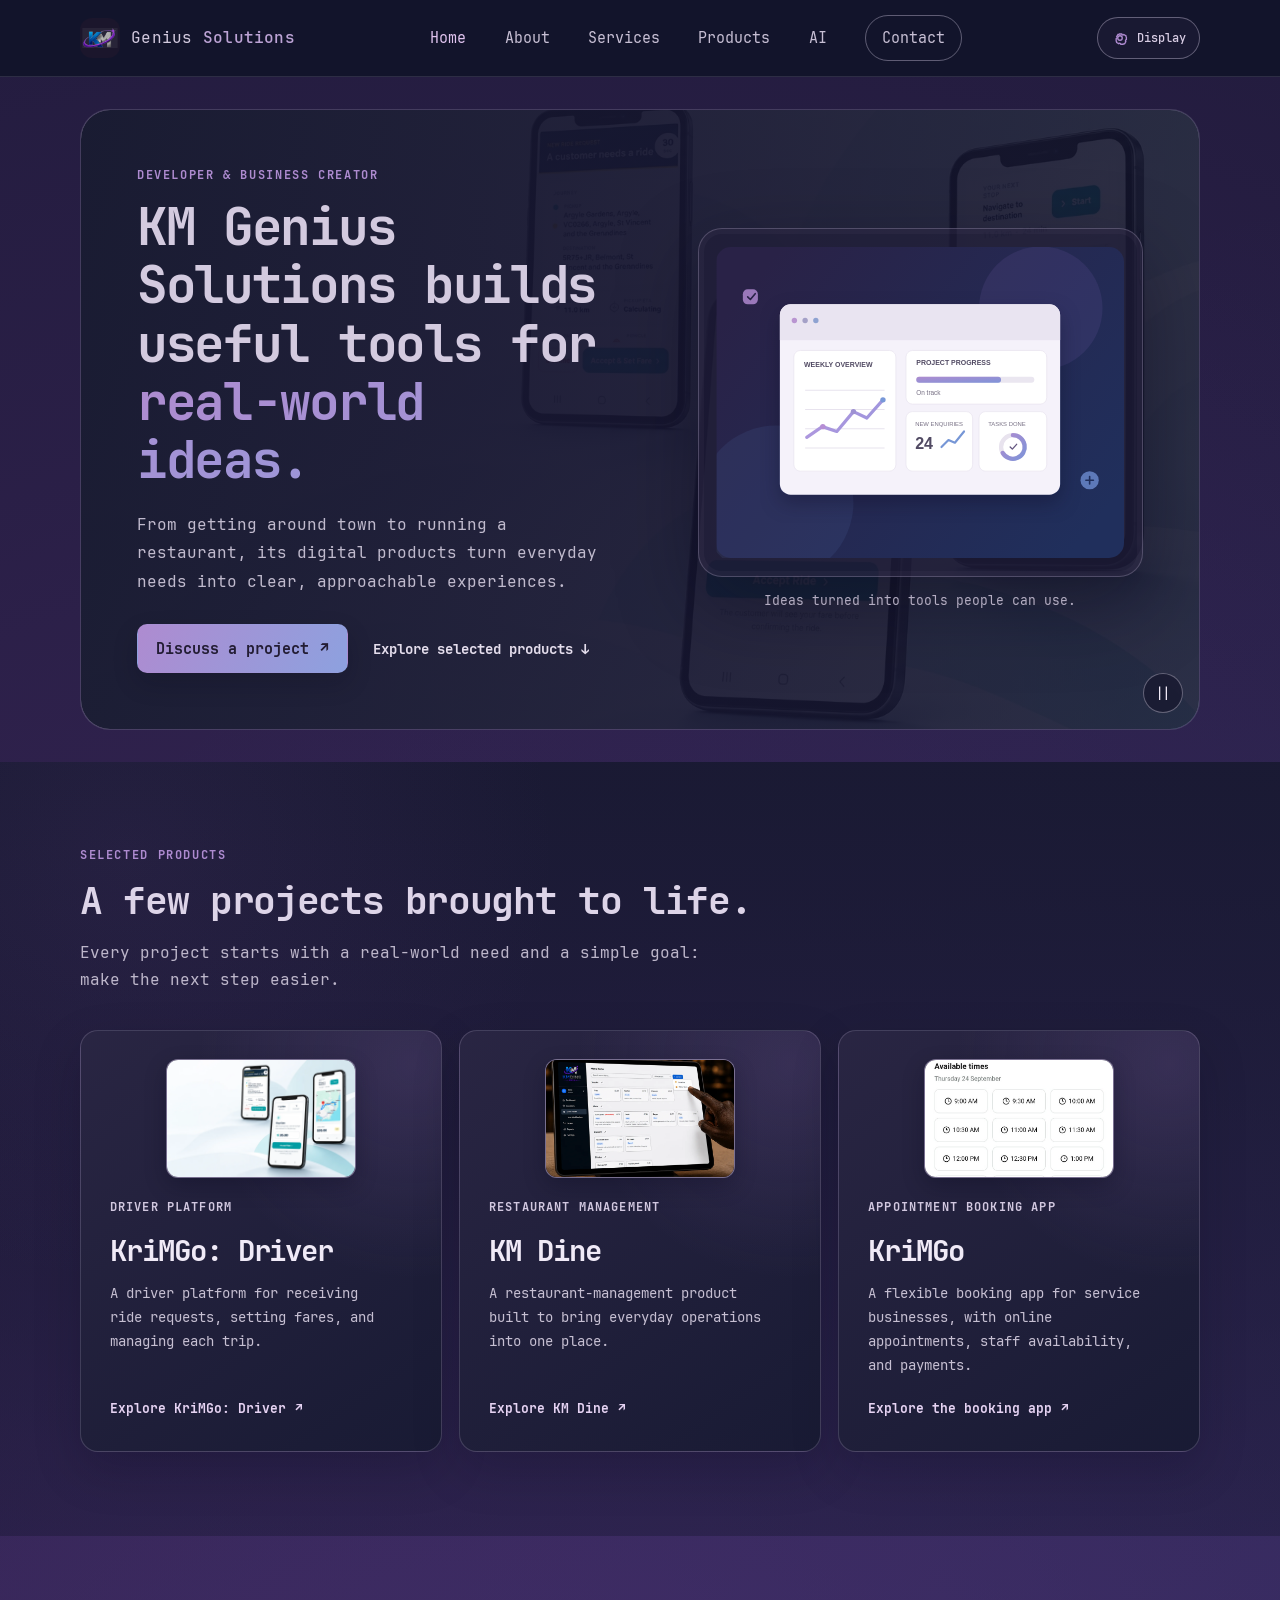
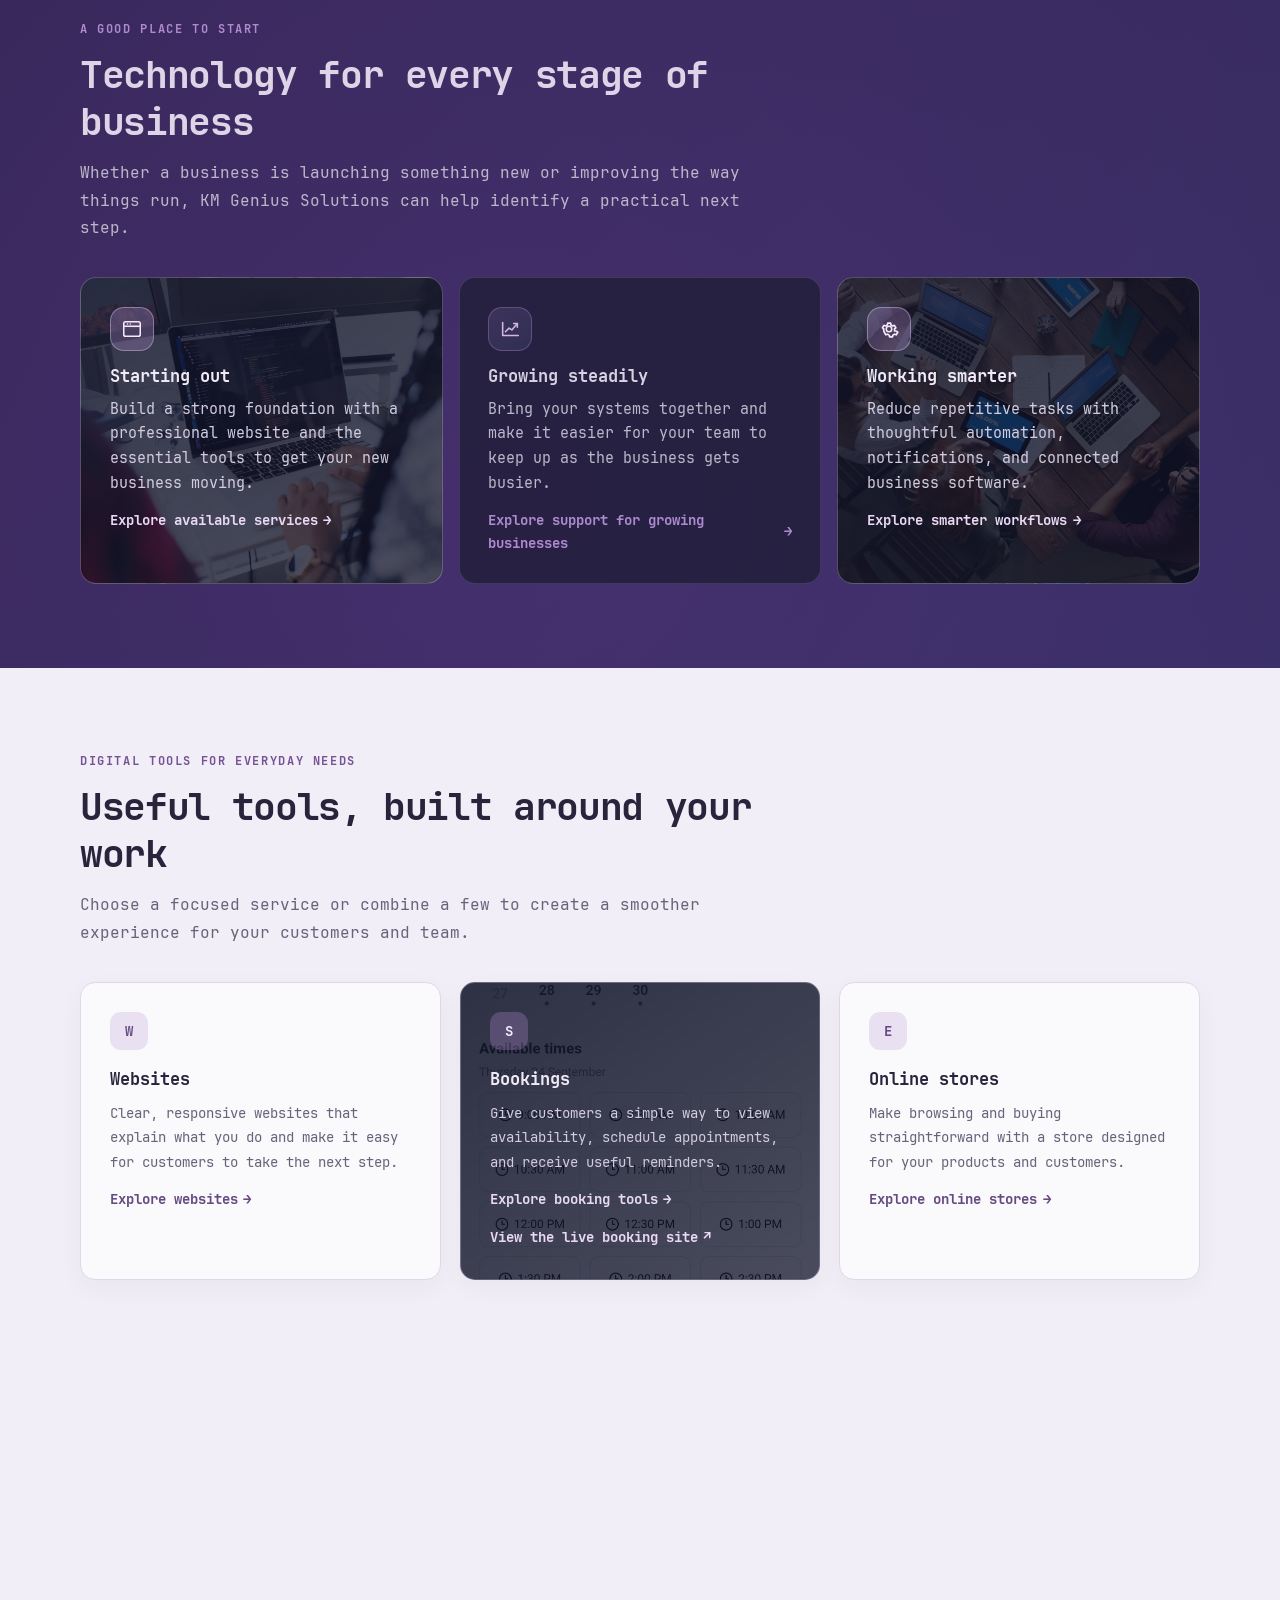
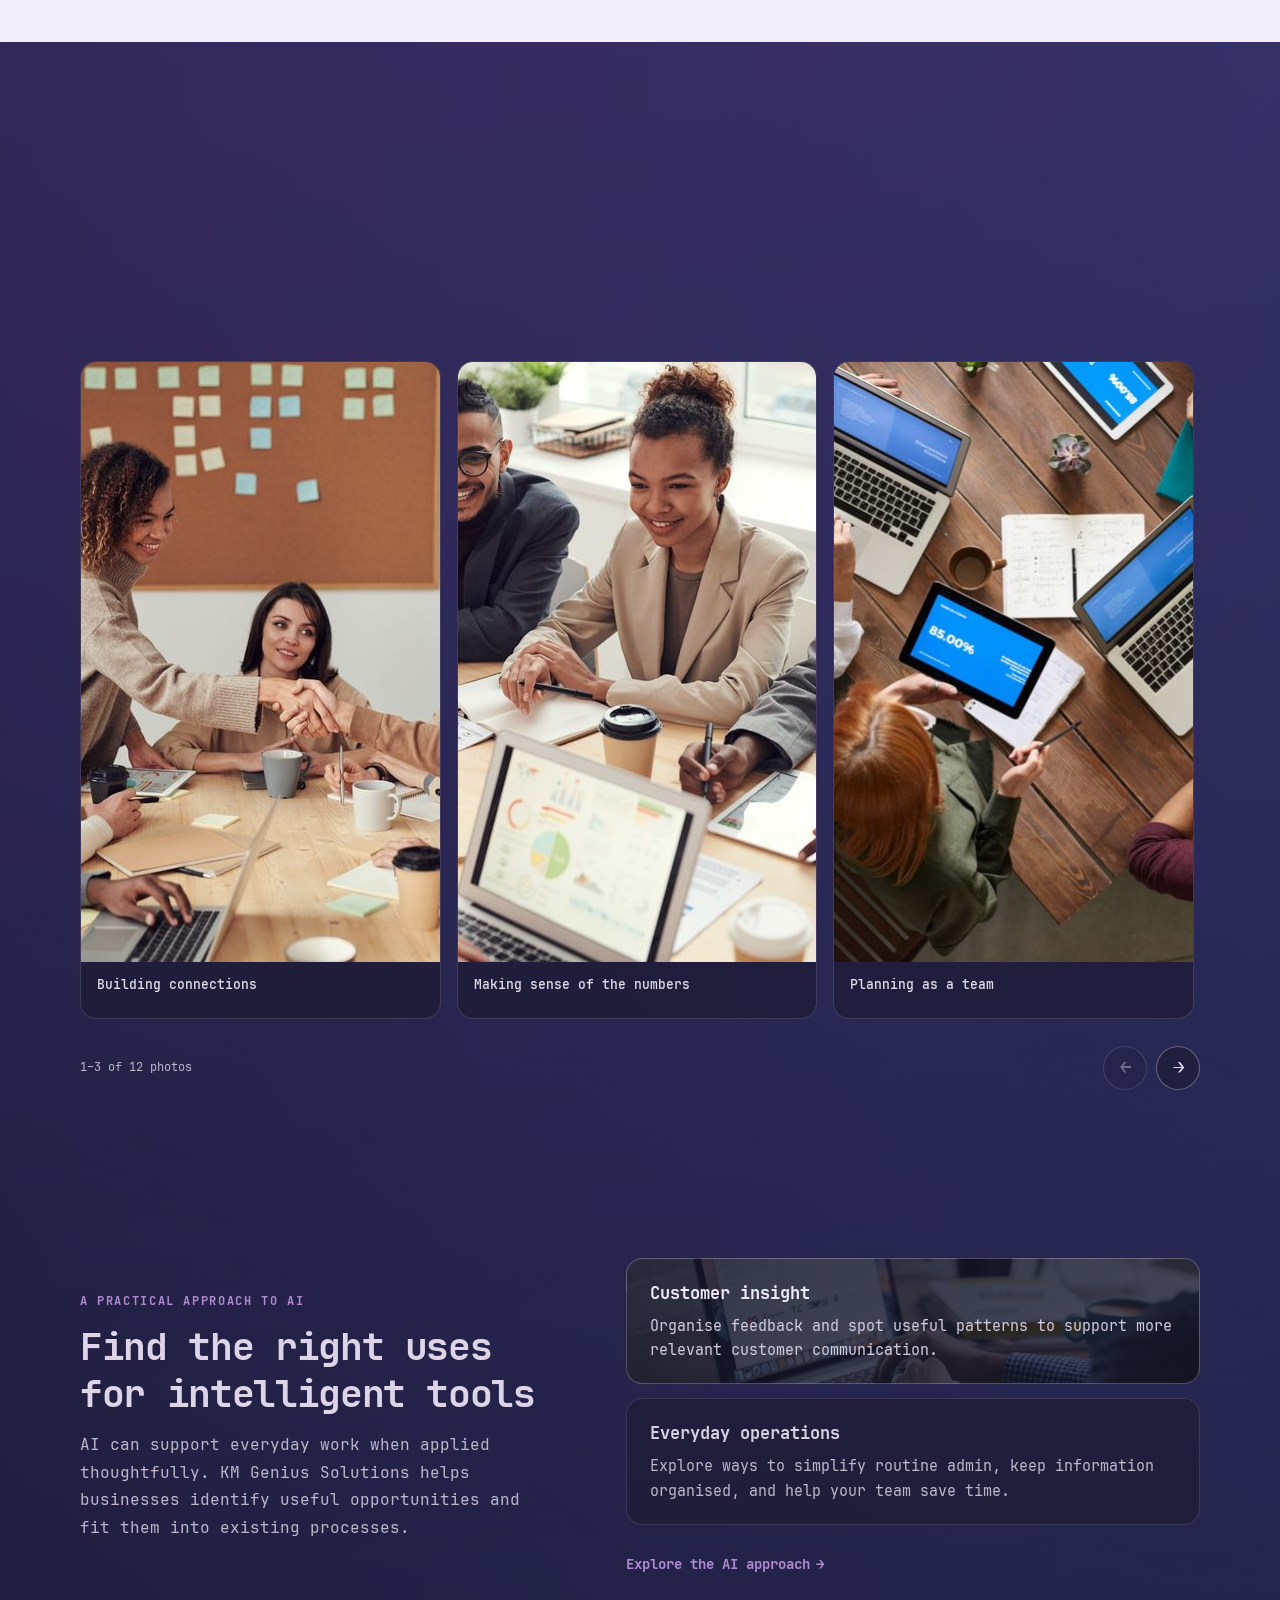
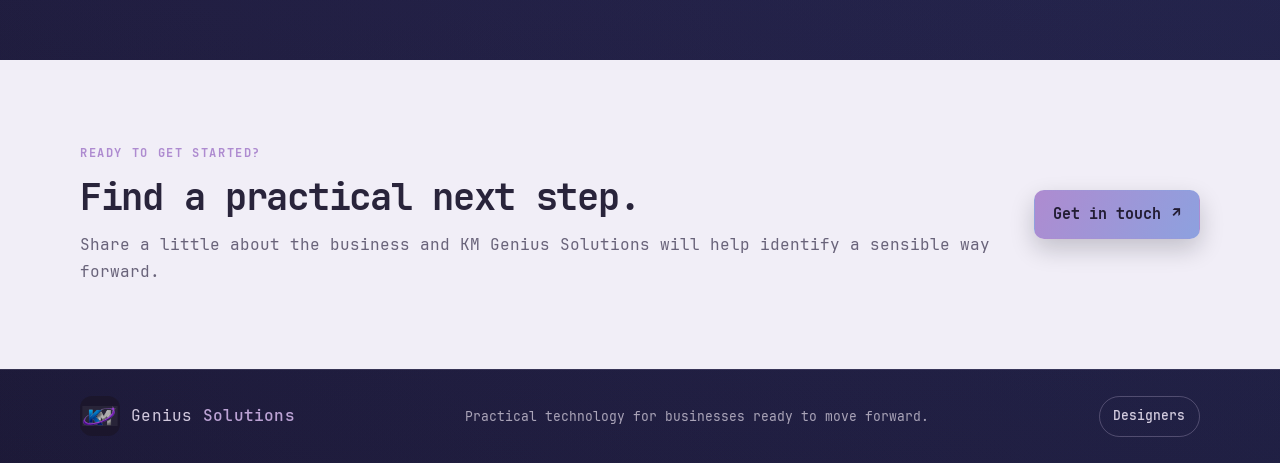
<file: KM Link/pages/index.html>
<!DOCTYPE html>
<html lang="en">
<head>
    <meta charset="UTF-8">
    <meta name="viewport" content="width=device-width, initial-scale=1.0">
    <meta name="theme-color" content="#11142a">
    <meta name="description" content="Practical websites, software, and automation to help your business work smarter.">
    <title>KM Genius Solutions | Business Technology</title>
    <link rel="icon" type="image/png" href="../assets/images/brand/kamal-adeyemi-icon.png">
    <link rel="stylesheet" href="../styles.css">
    <script defer src="../scripts/site.js"></script>
</head>
<body>
    <header class="site-header">
        <nav class="navigation page-width" aria-label="Main navigation">
            <a class="brand" href="index.html#home" aria-label="KM Genius Solutions home">
                <img class="brand__mark" src="../assets/images/brand/kamal-adeyemi-icon.png" alt="" width="40" height="40">
                <span class="brand__name">Genius <strong>Solutions</strong></span>
            </a>
            <button class="menu-toggle" type="button" aria-expanded="false" aria-controls="primary-menu">
                <span class="visually-hidden">Toggle navigation</span>
                <span></span><span></span><span></span>
            </button>
            <div class="navigation__links" id="primary-menu">
                <a href="index.html" aria-current="page">Home</a>
                <a href="about.html">About</a>
                <a href="services.html">Services</a>
                <a href="products.html">Products</a>
                <a href="ai.html">AI</a>
                <a class="navigation__contact" href="contact.html">Contact</a>
            </div>
            <details class="appearance-settings">
                <summary class="appearance-toggle">
                    <svg viewBox="0 0 24 24" fill="none" stroke="currentColor" stroke-width="1.8" aria-hidden="true">
                        <circle cx="12" cy="12" r="3"></circle>
                        <path d="M19.4 15a1.7 1.7 0 0 0 .34 1.88l.06.06-1.6 2.77-.08-.02a1.7 1.7 0 0 0-1.77.54l-.05.07h-3.2l-.03-.08a1.7 1.7 0 0 0-1.45-1.17 1.7 1.7 0 0 0-1.3.48l-.06.06-2.77-1.6.02-.08a1.7 1.7 0 0 0-.54-1.77l-.07-.05v-3.2l.08-.03a1.7 1.7 0 0 0 1.17-1.45 1.7 1.7 0 0 0-.48-1.3l-.06-.06 1.6-2.77.08.02a1.7 1.7 0 0 0 1.77-.54l.05-.07h3.2l.03.08a1.7 1.7 0 0 0 1.45 1.17 1.7 1.7 0 0 0 1.3-.48l.06-.06 2.77 1.6-.02.08a1.7 1.7 0 0 0 .54 1.77l.07.05v3.2l-.08.03A1.7 1.7 0 0 0 19.4 15Z"></path>
                    </svg>
                    <span>Display</span>
                </summary>
                <div class="appearance-panel" aria-label="Display settings">
                    <p class="appearance-panel__heading">Settings</p>
                    <label>
                        Theme
                        <select data-appearance="theme">
                            <option value="dark">Dark</option>
                            <option value="light">Light</option>
                        </select>
                    </label>
                    <label>
                        Accent gradient
                        <select data-appearance="accent">
                            <option value="violet">Violet &amp; blue</option>
                            <option value="mint">Mint &amp; blue</option>
                            <option value="sunset">Coral &amp; rose</option>
                        </select>
                    </label>
                    <label>
                        Text size
                        <select data-appearance="text-size">
                            <option value="small">Compact</option>
                            <option value="normal" selected>Default</option>
                            <option value="large">Larger</option>
                        </select>
                    </label>
                    <label>
                        Font
                        <select data-appearance="font">
                            <option value="jetbrains">JetBrains Mono</option>
                            <option value="system">System sans-serif</option>
                        </select>
                    </label>
                    <p class="appearance-status" aria-live="polite"></p>
                </div>
            </details>
        </nav>
    </header>

    <main>
        <section class="hero page-width" id="home">
            <div class="hero__backdrop" data-hero-slideshow aria-hidden="true">
                <img src="../assets/images/portfolio/krimgo/krimgo-ride-booking-app-screens.webp" alt="" fetchpriority="high" decoding="async">
                <img src="../assets/images/portfolio/km-dine/km-dine-kitchen-order-display.webp" alt="" decoding="async">
                <img src="../assets/images/portfolio/km-dine/km-dine-point-of-sale.webp" alt="" decoding="async">
            </div>
            <button class="hero__motion-toggle" type="button" data-hero-slideshow-toggle aria-label="Pause background photos" aria-pressed="false">
                <span aria-hidden="true">||</span>
            </button>
            <div class="hero__copy">
                <p class="eyebrow">Developer &amp; business creator</p>
                <h1 class="hero__title">KM Genius Solutions builds useful tools for <span>real-world ideas.</span></h1>
                <p class="hero__intro">From getting around town to running a restaurant, its digital products turn everyday needs into clear, approachable experiences.</p>
                <a class="button button--primary button--ripple" href="contact.html">
                    <span class="button__label">Discuss a project</span>
                    <span aria-hidden="true">↗</span>
                </a>
                <a class="hero__secondary-link" href="#projects">Explore selected products <span aria-hidden="true">↓</span></a>
            </div>
            <figure class="hero__art">
                <img src="../assets/images/placeholder-hero.svg" alt="Illustration of a business dashboard with charts and project cards">
                <figcaption>Ideas turned into tools people can use.</figcaption>
            </figure>
        </section>

        <section class="section portfolio-section" id="projects" aria-labelledby="projects-title">
            <div class="page-width">
                <div class="section-heading">
                    <p class="eyebrow">Selected products</p>
                    <h2 id="projects-title">A few projects brought to life.</h2>
                    <p>Every project starts with a real-world need and a simple goal: make the next step easier.</p>
                </div>
                <div class="portfolio-grid">
                    <article class="portfolio-card portfolio-card--krimgo">
                        <figure class="portfolio-card__visual">
                            <img src="../assets/images/portfolio/krimgo/krimgo-ride-booking-app-screens.webp" alt="KriMGo Driver screens showing ride requests, fares, and route information" loading="lazy" decoding="async">
                        </figure>
                        <div class="portfolio-card__topline">
                            <span class="portfolio-card__category">Driver platform</span>
                        </div>
                        <h3>KriMGo: Driver</h3>
                        <p>A driver platform for receiving ride requests, setting fares, and managing each trip.</p>
                        <a class="portfolio-card__link" href="https://krimgo.com/driver/" target="_blank" rel="noopener noreferrer">
                            Explore KriMGo: Driver <span aria-hidden="true">↗</span>
                        </a>
                    </article>
                    <article class="portfolio-card portfolio-card--dine">
                        <figure class="portfolio-card__visual">
                            <img src="../assets/images/portfolio/km-dine/km-dine-menu-management.webp" alt="KM Dine restaurant menu management dashboard" loading="lazy" decoding="async">
                        </figure>
                        <div class="portfolio-card__topline">
                            <span class="portfolio-card__category">Restaurant management</span>
                        </div>
                        <h3>KM Dine</h3>
                        <p>A restaurant-management product built to bring everyday operations into one place.</p>
                        <a class="portfolio-card__link" href="https://kmdine.com/" target="_blank" rel="noopener noreferrer">
                            Explore KM Dine <span aria-hidden="true">↗</span>
                        </a>
                    </article>
                    <article class="portfolio-card portfolio-card--booking">
                        <figure class="portfolio-card__visual">
                            <img src="../assets/images/portfolio/krimgo/krimgo-booking-calendar.jpg" alt="Krimgo booking app calendar with available appointment times" loading="lazy" decoding="async">
                        </figure>
                        <div class="portfolio-card__topline">
                            <span class="portfolio-card__category">Appointment booking app</span>
                        </div>
                        <h3>KriMGo</h3>
                        <p>A flexible booking app for service businesses, with online appointments, staff availability, and payments.</p>
                        <a class="portfolio-card__link" href="https://krimgo.com/" target="_blank" rel="noopener noreferrer">
                            Explore the booking app <span aria-hidden="true">↗</span>
                        </a>
                    </article>
                </div>
            </div>
        </section>

        <section class="section page-width" id="services">
            <div class="section-heading">
                <p class="eyebrow">A good place to start</p>
                <h2>Technology for every stage of business</h2>
                <p>Whether a business is launching something new or improving the way things run, KM Genius Solutions can help identify a practical next step.</p>
            </div>
            <div class="stage-grid">
                <article class="stage-card image-background-card image-card--development">
                    <span class="stage-card__icon" aria-hidden="true">
                        <svg viewBox="0 0 24 24" fill="none" stroke="currentColor" stroke-width="1.7" stroke-linecap="round" stroke-linejoin="round"><rect x="3" y="4" width="18" height="16" rx="2"/><path d="M3 9h18M7 6.5h.01M10 6.5h.01"/></svg>
                    </span>
                    <h3>Starting out</h3>
                    <p>Build a strong foundation with a professional website and the essential tools to get your new business moving.</p>
                    <a class="text-link" href="services.html#starting-out">Explore available services <span aria-hidden="true">→</span></a>
                </article>
                <article class="stage-card">
                    <span class="stage-card__icon" aria-hidden="true">
                        <svg viewBox="0 0 24 24" fill="none" stroke="currentColor" stroke-width="1.7" stroke-linecap="round" stroke-linejoin="round"><path d="M4 19V5M4 19h17"/><path d="m7 15 4-4 3 2 6-7"/><path d="M16 6h4v4"/></svg>
                    </span>
                    <h3>Growing steadily</h3>
                    <p>Bring your systems together and make it easier for your team to keep up as the business gets busier.</p>
                    <a class="text-link" href="services.html#growing">Explore support for growing businesses <span aria-hidden="true">→</span></a>
                </article>
                <article class="stage-card image-background-card image-card--planning">
                    <span class="stage-card__icon" aria-hidden="true">
                        <svg viewBox="0 0 24 24" fill="none" stroke="currentColor" stroke-width="1.7" stroke-linecap="round" stroke-linejoin="round"><circle cx="12" cy="12" r="3"/><path d="m19.4 15 .1.1 1.4 1.1-1.5 2.6-1.7-.6a8 8 0 0 1-1.8 1l-.3 1.8h-3l-.3-1.8a8 8 0 0 1-1.8-1l-1.7.6-1.5-2.6L6.8 15a8 8 0 0 1 0-2l-1.4-1.1 1.5-2.6 1.7.6a8 8 0 0 1 1.8-1l.3-1.8h3l.3 1.8a8 8 0 0 1 1.8 1l1.7-.6 1.5 2.6-1.4 1.1a8 8 0 0 1 0 2Z" transform="translate(-1 -2) scale(1.08)"/></svg>
                    </span>
                    <h3>Working smarter</h3>
                    <p>Reduce repetitive tasks with thoughtful automation, notifications, and connected business software.</p>
                    <a class="text-link" href="services.html#working-smarter">Explore smarter workflows <span aria-hidden="true">→</span></a>
                </article>
            </div>
        </section>

        <section class="section section--light" id="products">
            <div class="page-width">
                <div class="section-heading section-heading--dark">
                    <p class="eyebrow">Digital tools for everyday needs</p>
                    <h2>Useful tools, built around your work</h2>
                    <p>Choose a focused service or combine a few to create a smoother experience for your customers and team.</p>
                </div>
                <div class="product-grid product-grid--illustrated">
                    <article class="product-card">
                        <span class="product-card__icon" aria-hidden="true">W</span>
                        <h3>Websites</h3>
                        <p>Clear, responsive websites that explain what you do and make it easy for customers to take the next step.</p>
                        <a class="text-link" href="products.html#websites">Explore websites <span aria-hidden="true">→</span></a>
                    </article>
                    <article class="product-card product-card--booking image-background-card image-card--booking">
                        <span class="product-card__icon" aria-hidden="true">S</span>
                        <h3>Bookings</h3>
                        <p>Give customers a simple way to view availability, schedule appointments, and receive useful reminders.</p>
                        <a class="text-link" href="products.html#bookings">Explore booking tools <span aria-hidden="true">→</span></a>
                        <a class="text-link" href="https://krimgo.com/" target="_blank" rel="noopener noreferrer">View the live booking site <span aria-hidden="true">↗</span></a>
                    </article>
                    <article class="product-card">
                        <span class="product-card__icon" aria-hidden="true">E</span>
                        <h3>Online stores</h3>
                        <p>Make browsing and buying straightforward with a store designed for your products and customers.</p>
                        <a class="text-link" href="products.html#online-stores">Explore online stores <span aria-hidden="true">→</span></a>
                    </article>
                    <article class="product-card product-card--orders image-background-card image-card--orders">
                        <span class="product-card__icon" aria-hidden="true">D</span>
                        <h3>Stock and delivery</h3>
                        <p>Keep stock, orders, and fulfilment more organised with systems that support your day-to-day operations.</p>
                        <a class="text-link" href="products.html#stock-delivery">Explore stock tools <span aria-hidden="true">→</span></a>
                    </article>
                    <article class="product-card">
                        <span class="product-card__icon" aria-hidden="true">G</span>
                        <h3>Search visibility</h3>
                        <p>Improve the foundations that help people find your business when they search online.</p>
                        <a class="text-link" href="products.html#search-visibility">Explore search support <span aria-hidden="true">→</span></a>
                    </article>
                    <article class="product-card product-card--pos image-background-card image-card--pos">
                        <span class="product-card__icon" aria-hidden="true">P</span>
                        <h3>Point of sale</h3>
                        <p>Connect in-person sales with the information your business needs to serve customers confidently.</p>
                        <a class="text-link" href="products.html#point-of-sale">Explore point-of-sale tools <span aria-hidden="true">→</span></a>
                    </article>
                </div>
            </div>
        </section>

        <section class="section image-showcase" aria-labelledby="gallery-title">
            <div class="page-width">
                <div class="section-heading">
                    <p class="eyebrow">People, tools, ideas</p>
                    <h2 id="gallery-title">A little inspiration from the world of work</h2>
                    <p>Browse scenes of teams planning, building, and finding better ways to work.</p>
                </div>
                <div class="image-carousel" data-image-carousel role="region" aria-roledescription="carousel" aria-label="Work and technology photo gallery">
                    <div class="image-carousel__track" data-carousel-track tabindex="0" aria-label="Photos; use the previous and next buttons or scroll horizontally">
                        <figure class="image-carousel__slide" role="group" aria-roledescription="slide" aria-label="1 of 12">
                            <img src="../assets/images/website/gallery/team-planning-handshake.jpg" alt="Colleagues greeting each other during a team planning meeting" width="900" height="600" loading="lazy" decoding="async">
                            <figcaption>Building connections</figcaption>
                        </figure>
                        <figure class="image-carousel__slide" role="group" aria-roledescription="slide" aria-label="2 of 12">
                            <img src="../assets/images/website/gallery/team-dashboard-review.jpg" alt="Team reviewing charts and business information together" width="900" height="600" loading="lazy" decoding="async">
                            <figcaption>Making sense of the numbers</figcaption>
                        </figure>
                        <figure class="image-carousel__slide" role="group" aria-roledescription="slide" aria-label="3 of 12">
                            <img src="../assets/images/website/gallery/overhead-project-planning.jpg" alt="Overhead view of a team planning around laptops and notes" width="900" height="600" loading="lazy" decoding="async">
                            <figcaption>Planning as a team</figcaption>
                        </figure>
                        <figure class="image-carousel__slide" role="group" aria-roledescription="slide" aria-label="4 of 12">
                            <img src="../assets/images/website/gallery/project-team-discussion.jpg" alt="Colleagues discussing project work around a shared table" width="900" height="600" loading="lazy" decoding="async">
                            <figcaption>Sharing fresh perspectives</figcaption>
                        </figure>
                        <figure class="image-carousel__slide" role="group" aria-roledescription="slide" aria-label="5 of 12">
                            <img src="../assets/images/website/gallery/collaborative-workspace.jpg" alt="Team collaborating around a laptop and project notes" width="900" height="600" loading="lazy" decoding="async">
                            <figcaption>Working through ideas</figcaption>
                        </figure>
                        <figure class="image-carousel__slide" role="group" aria-roledescription="slide" aria-label="6 of 12">
                            <img src="../assets/images/website/gallery/team-goal-setting.jpg" alt="Colleagues working together around a table with digital devices" width="900" height="600" loading="lazy" decoding="async">
                            <figcaption>Keeping everyone connected</figcaption>
                        </figure>
                        <figure class="image-carousel__slide" role="group" aria-roledescription="slide" aria-label="7 of 12">
                            <img src="../assets/images/website/gallery/pair-programming.jpg" alt="Two developers reviewing code together on a laptop" width="900" height="600" loading="lazy" decoding="async">
                            <figcaption>Building better tools together</figcaption>
                        </figure>
                        <figure class="image-carousel__slide" role="group" aria-roledescription="slide" aria-label="8 of 12">
                            <img src="../assets/images/website/gallery/developer-workflow.jpg" alt="Developer working on a laptop while checking a phone" width="900" height="600" loading="lazy" decoding="async">
                            <figcaption>Technology in everyday work</figcaption>
                        </figure>
                        <figure class="image-carousel__slide" role="group" aria-roledescription="slide" aria-label="9 of 12">
                            <img src="../assets/images/website/gallery/business-data-review.jpg" alt="Business data and charts being reviewed at a desk" width="900" height="600" loading="lazy" decoding="async">
                            <figcaption>Finding useful patterns</figcaption>
                        </figure>
                        <figure class="image-carousel__slide" role="group" aria-roledescription="slide" aria-label="10 of 12">
                            <img src="../assets/images/website/gallery/business-report-planning.jpg" alt="Laptop beside a printed report with charts and business notes" width="900" height="600" loading="lazy" decoding="async">
                            <figcaption>Turning information into plans</figcaption>
                        </figure>
                        <figure class="image-carousel__slide" role="group" aria-roledescription="slide" aria-label="11 of 12">
                            <img src="../assets/images/website/gallery/software-development.jpg" alt="Software developer working at a laptop in a bright office" width="900" height="600" loading="lazy" decoding="async">
                            <figcaption>Making ideas real</figcaption>
                        </figure>
                        <figure class="image-carousel__slide" role="group" aria-roledescription="slide" aria-label="12 of 12">
                            <img src="../assets/images/website/gallery/ai-technology-concept.jpg" alt="Portrait with colourful digital code projected across the image" width="900" height="600" loading="lazy" decoding="async">
                            <figcaption>Exploring what comes next</figcaption>
                        </figure>
                    </div>
                    <div class="image-carousel__controls">
                        <p class="image-carousel__status" data-carousel-status aria-live="polite">1–3 of 12 photos</p>
                        <div class="image-carousel__buttons">
                            <button class="image-carousel__button" type="button" data-carousel-previous aria-label="Previous photos" disabled>
                                <span aria-hidden="true">←</span>
                            </button>
                            <button class="image-carousel__button" type="button" data-carousel-next aria-label="Next photos" disabled>
                                <span aria-hidden="true">→</span>
                            </button>
                        </div>
                    </div>
                </div>
            </div>
        </section>

        <section class="section ai-section page-width" id="ai">
            <div class="ai-section__content">
                <p class="eyebrow">A practical approach to AI</p>
                <h2>Find the right uses for intelligent tools</h2>
                <p>AI can support everyday work when applied thoughtfully. KM Genius Solutions helps businesses identify useful opportunities and fit them into existing processes.</p>
            </div>
            <div class="ai-grid">
                <article class="ai-card image-background-card image-card--data">
                    <h3>Customer insight</h3>
                    <p>Organise feedback and spot useful patterns to support more relevant customer communication.</p>
                </article>
                <article class="ai-card">
                    <h3>Everyday operations</h3>
                    <p>Explore ways to simplify routine admin, keep information organised, and help your team save time.</p>
                </article>
                <a class="text-link" href="ai.html">Explore the AI approach <span aria-hidden="true">→</span></a>
            </div>
        </section>

        <section class="section contact-section">
            <div class="page-width contact-callout">
                <div>
                    <p class="eyebrow">Ready to get started?</p>
                    <h2>Find a practical next step.</h2>
                    <p>Share a little about the business and KM Genius Solutions will help identify a sensible way forward.</p>
                </div>
                <a class="button button--primary button--ripple" href="contact.html">
                    <span class="button__label">Get in touch</span>
                    <span aria-hidden="true">↗</span>
                </a>
            </div>
        </section>
    </main>

    <footer class="site-footer">
        <div class="page-width site-footer__inner">
            <a class="brand" href="index.html#home">
                <img class="brand__mark" src="../assets/images/brand/kamal-adeyemi-icon.png" alt="" width="40" height="40">
                <span class="brand__name">Genius <strong>Solutions</strong></span>
            </a>
            <p>Practical technology for businesses ready to move forward.</p>
            <details class="designer-credit">
                <summary>Designers</summary>
                <div class="designer-card">
                    <img src="../assets/images/brand/kamal-adeyemi.png" alt="KM Genius Solutions logo" width="512" height="512" loading="lazy">
                    <div class="designer-card__content">
                        <p class="designer-card__eyebrow">Design &amp; development</p>
                        <h2>Kamal Adeyemi</h2>
                        <a href="https://github.com/ekkthegekko" target="_blank" rel="noopener noreferrer">GitHub <span>@ekkthegekko</span></a>
                        <a href="https://www.tiktok.com/@codeninja.tt" target="_blank" rel="noopener noreferrer">TikTok <span>@codeninja.tt</span></a>
                    </div>
                </div>
            </details>
        </div>
    </footer>
</body>
</html>
</file>
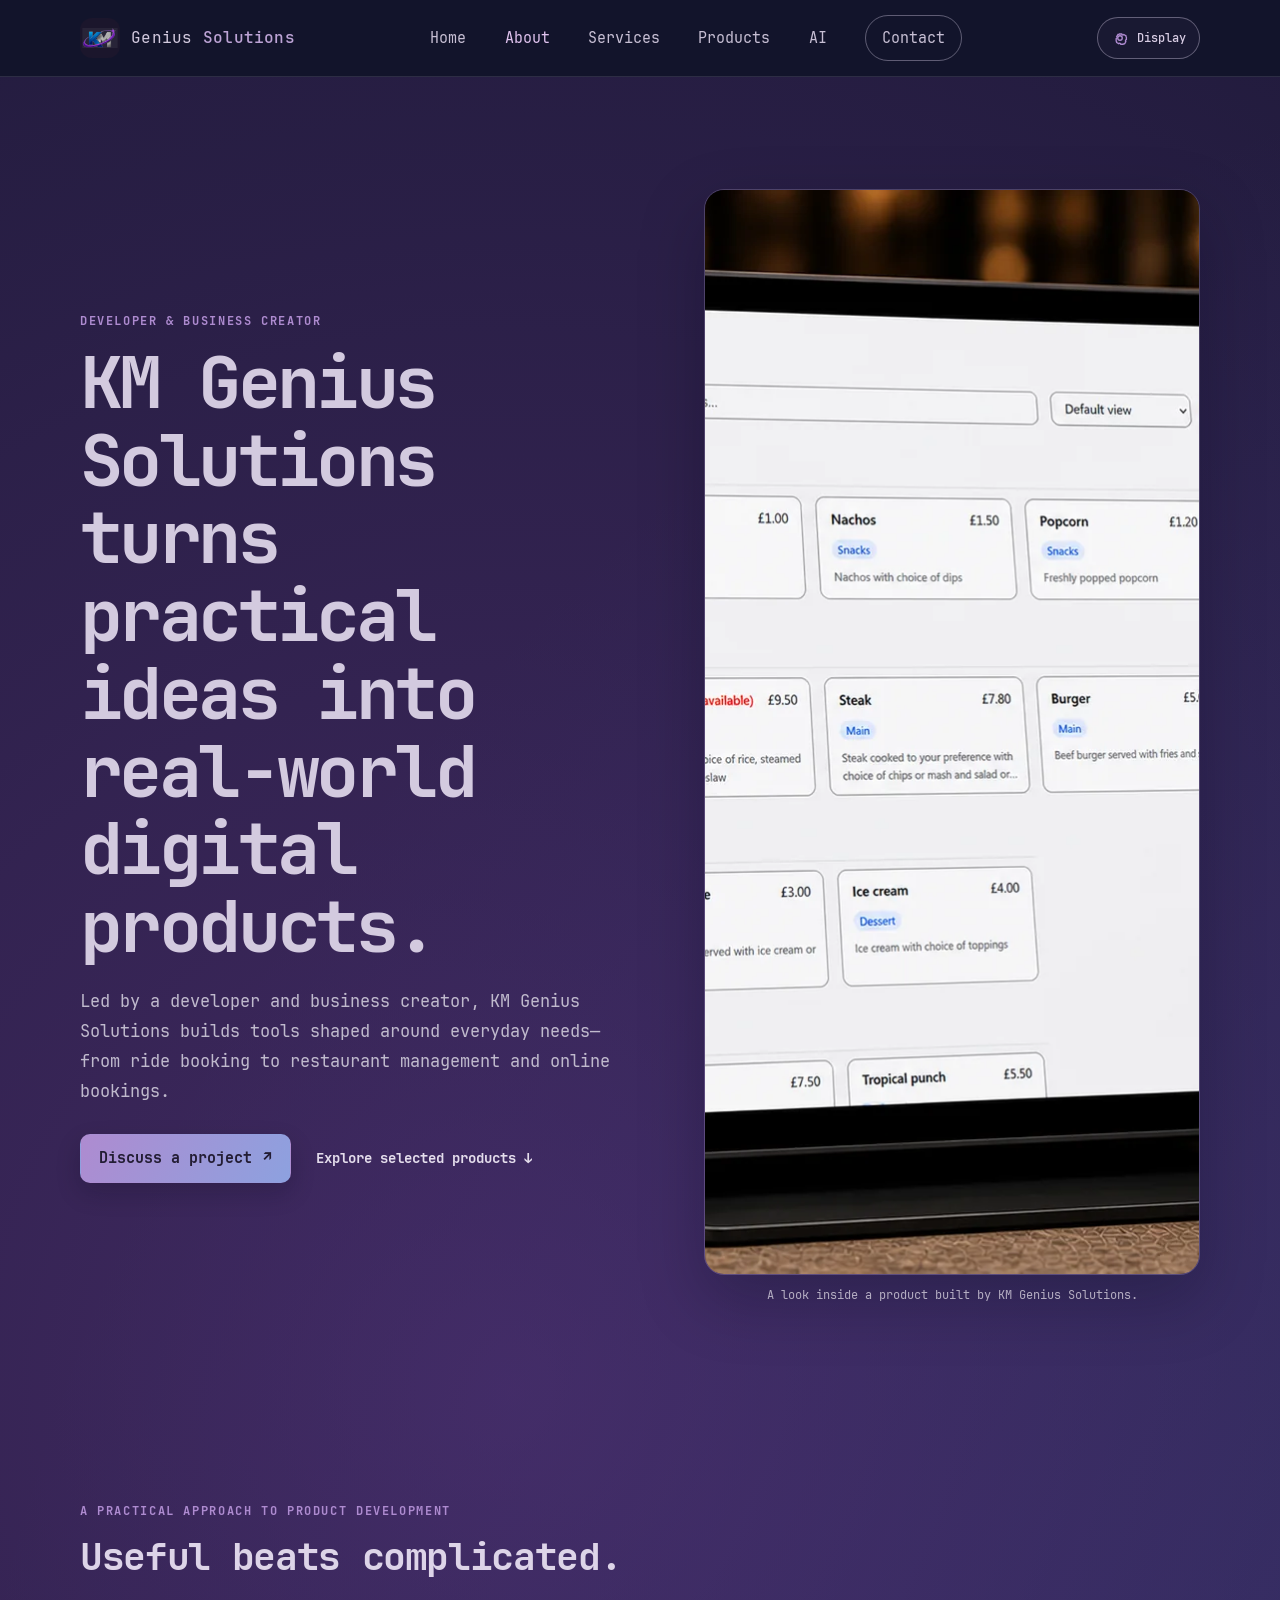
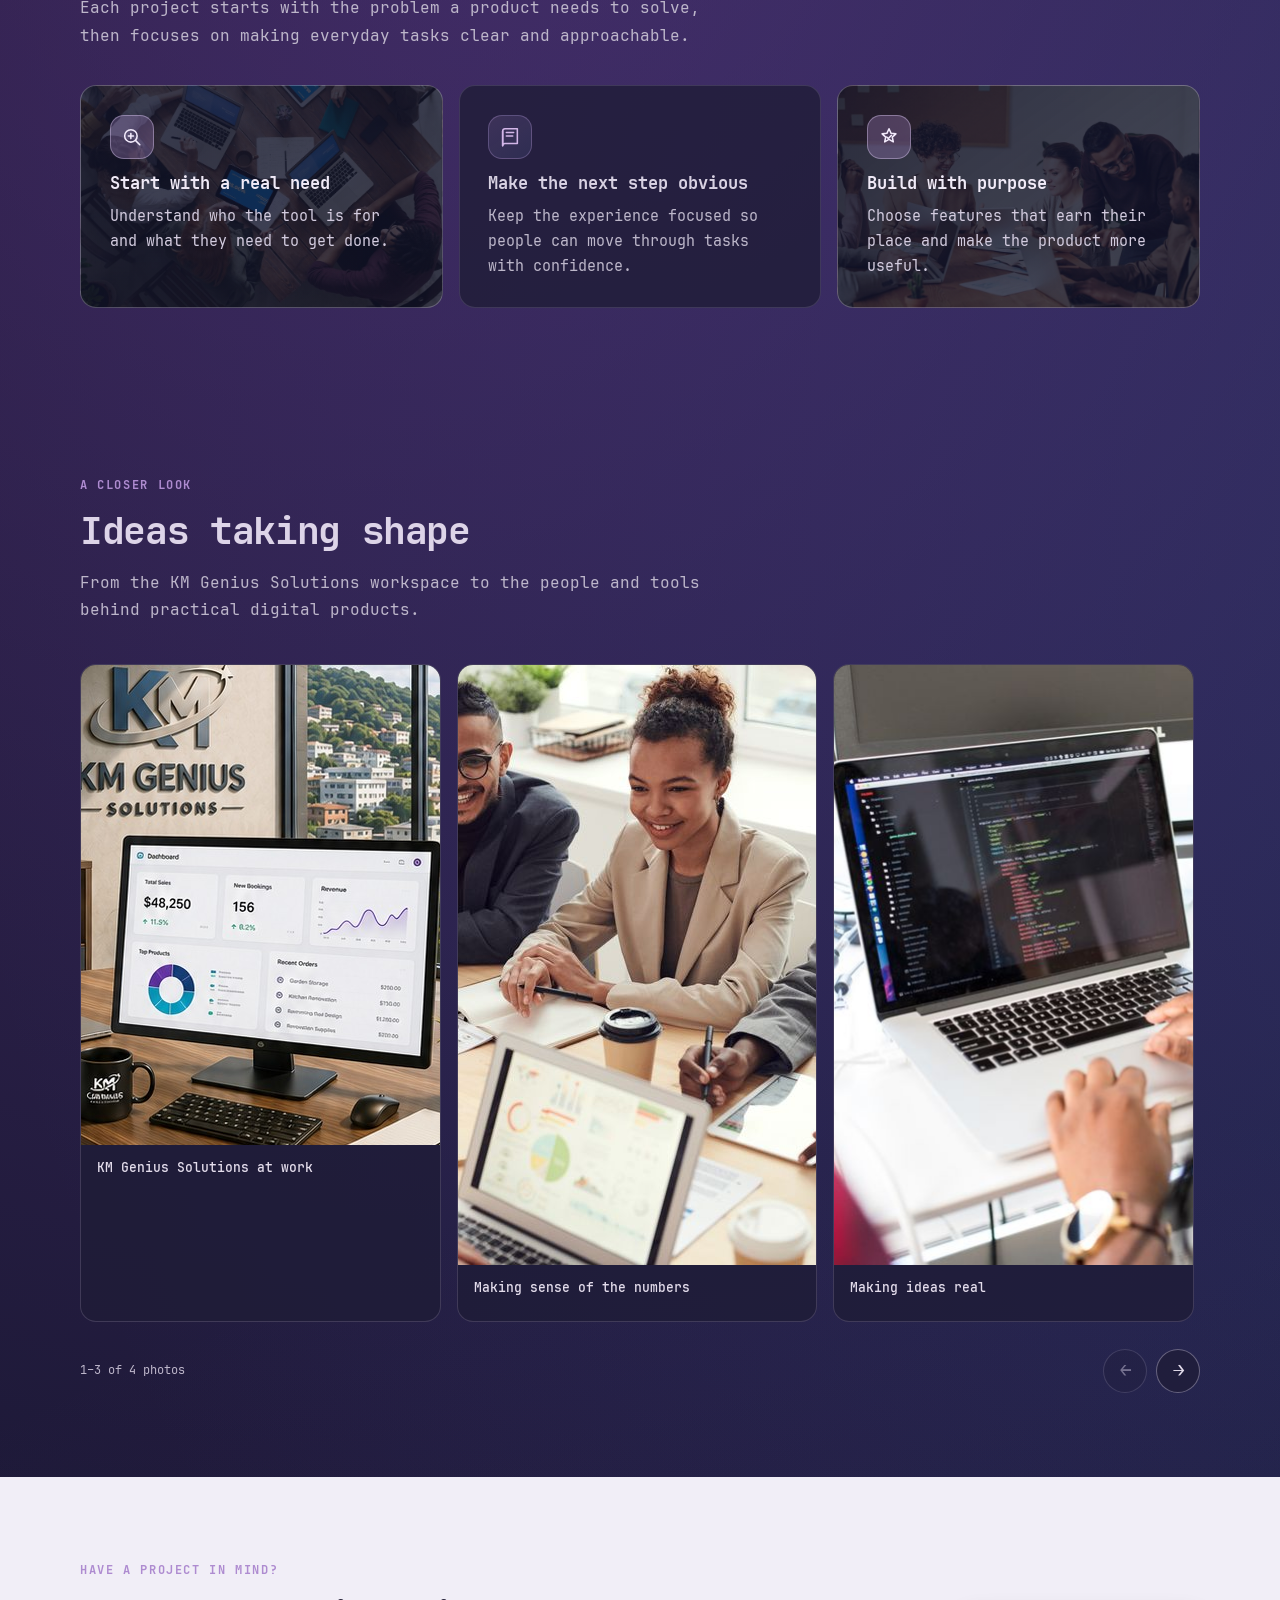
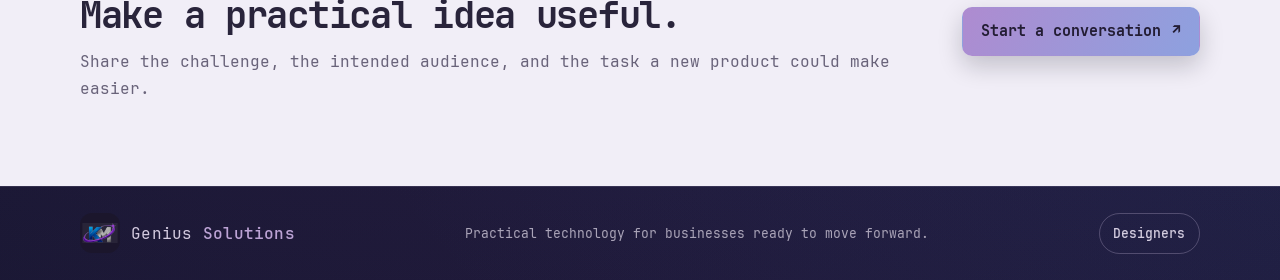
<file: KM Link/pages/about.html>
<!DOCTYPE html>
<html lang="en">
<head>
    <meta charset="UTF-8">
    <meta name="viewport" content="width=device-width, initial-scale=1.0">
    <meta name="theme-color" content="#11142a">
    <meta name="description" content="Meet the developer and business creator behind KM Genius Solutions and explore practical digital products.">
    <title>About | KM Genius Solutions</title>
    <link rel="icon" type="image/png" href="../assets/images/brand/kamal-adeyemi-icon.png">
    <link rel="stylesheet" href="../styles.css">
    <script defer src="../scripts/site.js"></script>
</head>
<body>
    <header class="site-header">
        <nav class="navigation page-width" aria-label="Main navigation">
            <a class="brand" href="index.html" aria-label="KM Genius Solutions home">
                <img class="brand__mark" src="../assets/images/brand/kamal-adeyemi-icon.png" alt="" width="40" height="40">
                <span class="brand__name">Genius <strong>Solutions</strong></span>
            </a>
            <button class="menu-toggle" type="button" aria-expanded="false" aria-controls="primary-menu">
                <span class="visually-hidden">Toggle navigation</span>
                <span></span><span></span><span></span>
            </button>
            <div class="navigation__links" id="primary-menu">
                <a href="index.html">Home</a>
                <a href="about.html" aria-current="page">About</a>
                <a href="services.html">Services</a>
                <a href="products.html">Products</a>
                <a href="ai.html">AI</a>
                <a class="navigation__contact" href="contact.html">Contact</a>
            </div>
            <details class="appearance-settings">
                <summary class="appearance-toggle">
                    <svg viewBox="0 0 24 24" fill="none" stroke="currentColor" stroke-width="1.8" aria-hidden="true">
                        <circle cx="12" cy="12" r="3"></circle>
                        <path d="M19.4 15a1.7 1.7 0 0 0 .34 1.88l.06.06-1.6 2.77-.08-.02a1.7 1.7 0 0 0-1.77.54l-.05.07h-3.2l-.03-.08a1.7 1.7 0 0 0-1.45-1.17 1.7 1.7 0 0 0-1.3.48l-.06.06-2.77-1.6.02-.08a1.7 1.7 0 0 0-.54-1.77l-.07-.05v-3.2l.08-.03a1.7 1.7 0 0 0 1.17-1.45 1.7 1.7 0 0 0-.48-1.3l-.06-.06 1.6-2.77.08.02a1.7 1.7 0 0 0 1.77-.54l.05-.07h3.2l.03.08a1.7 1.7 0 0 0 1.45 1.17 1.7 1.7 0 0 0 1.3-.48l.06-.06 2.77 1.6-.02.08a1.7 1.7 0 0 0 .54 1.77l.07.05v3.2l-.08.03A1.7 1.7 0 0 0 19.4 15Z"></path>
                    </svg>
                    <span>Display</span>
                </summary>
                <div class="appearance-panel" aria-label="Display settings">
                    <p class="appearance-panel__heading">Settings</p>
                    <label>
                        Theme
                        <select data-appearance="theme">
                            <option value="dark">Dark</option>
                            <option value="light">Light</option>
                        </select>
                    </label>
                    <label>
                        Accent gradient
                        <select data-appearance="accent">
                            <option value="violet">Violet &amp; blue</option>
                            <option value="mint">Mint &amp; blue</option>
                            <option value="sunset">Coral &amp; rose</option>
                        </select>
                    </label>
                    <label>
                        Text size
                        <select data-appearance="text-size">
                            <option value="small">Compact</option>
                            <option value="normal" selected>Default</option>
                            <option value="large">Larger</option>
                        </select>
                    </label>
                    <label>
                        Font
                        <select data-appearance="font">
                            <option value="jetbrains">JetBrains Mono</option>
                            <option value="system">System sans-serif</option>
                        </select>
                    </label>
                    <p class="appearance-status" aria-live="polite"></p>
                </div>
            </details>
        </nav>
    </header>
    <main>
        <section class="subpage-hero page-width">
            <div class="subpage-hero__content">
                <p class="eyebrow">Developer &amp; business creator</p>
                <h1>KM Genius Solutions turns practical ideas into real-world digital products.</h1>
                <p>Led by a developer and business creator, KM Genius Solutions builds tools shaped around everyday needs—from ride booking to restaurant management and online bookings.</p>
                <a class="button button--primary button--ripple" href="contact.html">
                    <span class="button__label">Discuss a project</span>
                    <span aria-hidden="true">↗</span>
                </a>
                <a class="hero__secondary-link" href="index.html#projects">Explore selected products <span aria-hidden="true">↓</span></a>
            </div>
            <figure class="subpage-hero__image">
                <img src="../assets/images/portfolio/km-dine/km-dine-menu-management.webp" alt="KM Dine menu-management dashboard displayed on a desktop screen" width="1448" height="1086" decoding="async">
                <figcaption>A look inside a product built by KM Genius Solutions.</figcaption>
            </figure>
        </section>
        <section class="section page-width">
            <div class="section-heading">
                <p class="eyebrow">A practical approach to product development</p>
                <h2>Useful beats complicated.</h2>
                <p>Each project starts with the problem a product needs to solve, then focuses on making everyday tasks clear and approachable.</p>
            </div>
            <div class="stage-grid">
                <article class="stage-card image-background-card image-card--planning">
                    <span class="stage-card__icon" aria-hidden="true">
                        <svg viewBox="0 0 24 24" fill="none" stroke="currentColor" stroke-width="1.7" stroke-linecap="round" stroke-linejoin="round"><circle cx="10.8" cy="10.8" r="6.8"/><path d="m16 16 4.5 4.5M8 11h5.5M10.75 8.25v5.5"/></svg>
                    </span>
                    <h3>Start with a real need</h3>
                    <p>Understand who the tool is for and what they need to get done.</p>
                </article>
                <article class="stage-card">
                    <span class="stage-card__icon" aria-hidden="true">
                        <svg viewBox="0 0 24 24" fill="none" stroke="currentColor" stroke-width="1.7" stroke-linecap="round" stroke-linejoin="round"><path d="M4 5.5A2.5 2.5 0 0 1 6.5 3H20v16H6.5A2.5 2.5 0 0 0 4 21.5z"/><path d="M4 5.5v16M8 7h8M8 11h7"/></svg>
                    </span>
                    <h3>Make the next step obvious</h3>
                    <p>Keep the experience focused so people can move through tasks with confidence.</p>
                </article>
                <article class="stage-card image-background-card image-card--teamwork">
                    <span class="stage-card__icon" aria-hidden="true">
                        <svg viewBox="0 0 24 24" fill="none" stroke="currentColor" stroke-width="1.7" stroke-linecap="round" stroke-linejoin="round"><path d="M12 3 14.3 8l5.2.6-3.9 3.5 1.1 5.2-4.7-2.7-4.7 2.7 1.1-5.2-3.9-3.5L9.7 8z"/><path d="m9.5 12 1.7 1.7 3.5-3.6"/></svg>
                    </span>
                    <h3>Build with purpose</h3>
                    <p>Choose features that earn their place and make the product more useful.</p>
                </article>
            </div>
        </section>
        <section class="section image-showcase" aria-labelledby="about-gallery-title">
            <div class="page-width">
                <div class="section-heading">
                    <p class="eyebrow">A closer look</p>
                    <h2 id="about-gallery-title">Ideas taking shape</h2>
                    <p>From the KM Genius Solutions workspace to the people and tools behind practical digital products.</p>
                </div>
                <div class="image-carousel image-carousel--about" data-image-carousel role="region" aria-roledescription="carousel" aria-label="KM Genius Solutions work and office gallery">
                    <div class="image-carousel__track" data-carousel-track tabindex="0" aria-label="Photos; use the previous and next buttons or scroll horizontally">
                        <figure class="image-carousel__slide" role="group" aria-roledescription="slide" aria-label="1 of 4">
                            <img src="../assets/images/website/gallery/kmgs-office-dashboard.jpg" alt="KM Genius Solutions logo above an office desk with a business dashboard on screen" width="554" height="480" loading="lazy" decoding="async">
                            <figcaption>KM Genius Solutions at work</figcaption>
                        </figure>
                        <figure class="image-carousel__slide" role="group" aria-roledescription="slide" aria-label="2 of 4">
                            <img src="../assets/images/website/gallery/team-dashboard-review.jpg" alt="Team reviewing charts and business information together" width="900" height="600" loading="lazy" decoding="async">
                            <figcaption>Making sense of the numbers</figcaption>
                        </figure>
                        <figure class="image-carousel__slide" role="group" aria-roledescription="slide" aria-label="3 of 4">
                            <img src="../assets/images/website/gallery/software-development.jpg" alt="Software developer working at a laptop in a bright office" width="900" height="600" loading="lazy" decoding="async">
                            <figcaption>Making ideas real</figcaption>
                        </figure>
                        <figure class="image-carousel__slide" role="group" aria-roledescription="slide" aria-label="4 of 4">
                            <img src="../assets/images/website/gallery/collaborative-workspace.jpg" alt="Team collaborating around a laptop and project notes" width="900" height="600" loading="lazy" decoding="async">
                            <figcaption>Working through ideas</figcaption>
                        </figure>
                    </div>
                    <div class="image-carousel__controls">
                        <p class="image-carousel__status" data-carousel-status aria-live="polite">1–3 of 4 photos</p>
                        <div class="image-carousel__buttons">
                            <button class="image-carousel__button" type="button" data-carousel-previous aria-label="Previous photos" disabled>
                                <span aria-hidden="true">←</span>
                            </button>
                            <button class="image-carousel__button" type="button" data-carousel-next aria-label="Next photos" disabled>
                                <span aria-hidden="true">→</span>
                            </button>
                        </div>
                    </div>
                </div>
            </div>
        </section>
        <section class="section section--light">
            <div class="page-width contact-callout">
                <div>
                    <p class="eyebrow">Have a project in mind?</p>
                    <h2>Make a practical idea useful.</h2>
                    <p>Share the challenge, the intended audience, and the task a new product could make easier.</p>
                </div>
                <a class="button button--primary button--ripple" href="contact.html">
                    <span class="button__label">Start a conversation</span>
                    <span aria-hidden="true">↗</span>
                </a>
            </div>
        </section>
    </main>
    <footer class="site-footer">
        <div class="page-width site-footer__inner">
            <a class="brand" href="index.html">
                <img class="brand__mark" src="../assets/images/brand/kamal-adeyemi-icon.png" alt="" width="40" height="40">
                <span class="brand__name">Genius <strong>Solutions</strong></span>
            </a>
            <p>Practical technology for businesses ready to move forward.</p>
            <details class="designer-credit">
                <summary>Designers</summary>
                <div class="designer-card">
                    <img src="../assets/images/brand/kamal-adeyemi.png" alt="KM Genius Solutions logo" width="512" height="512" loading="lazy">
                    <div class="designer-card__content">
                        <p class="designer-card__eyebrow">Design &amp; development</p>
                        <h2>Kamal Adeyemi</h2>
                        <a href="https://github.com/ekkthegekko" target="_blank" rel="noopener noreferrer">GitHub <span>@ekkthegekko</span></a>
                        <a href="https://www.tiktok.com/@codeninja.tt" target="_blank" rel="noopener noreferrer">TikTok <span>@codeninja.tt</span></a>
                    </div>
                </div>
            </details>
        </div>
    </footer>
</body>
</html>
</file>
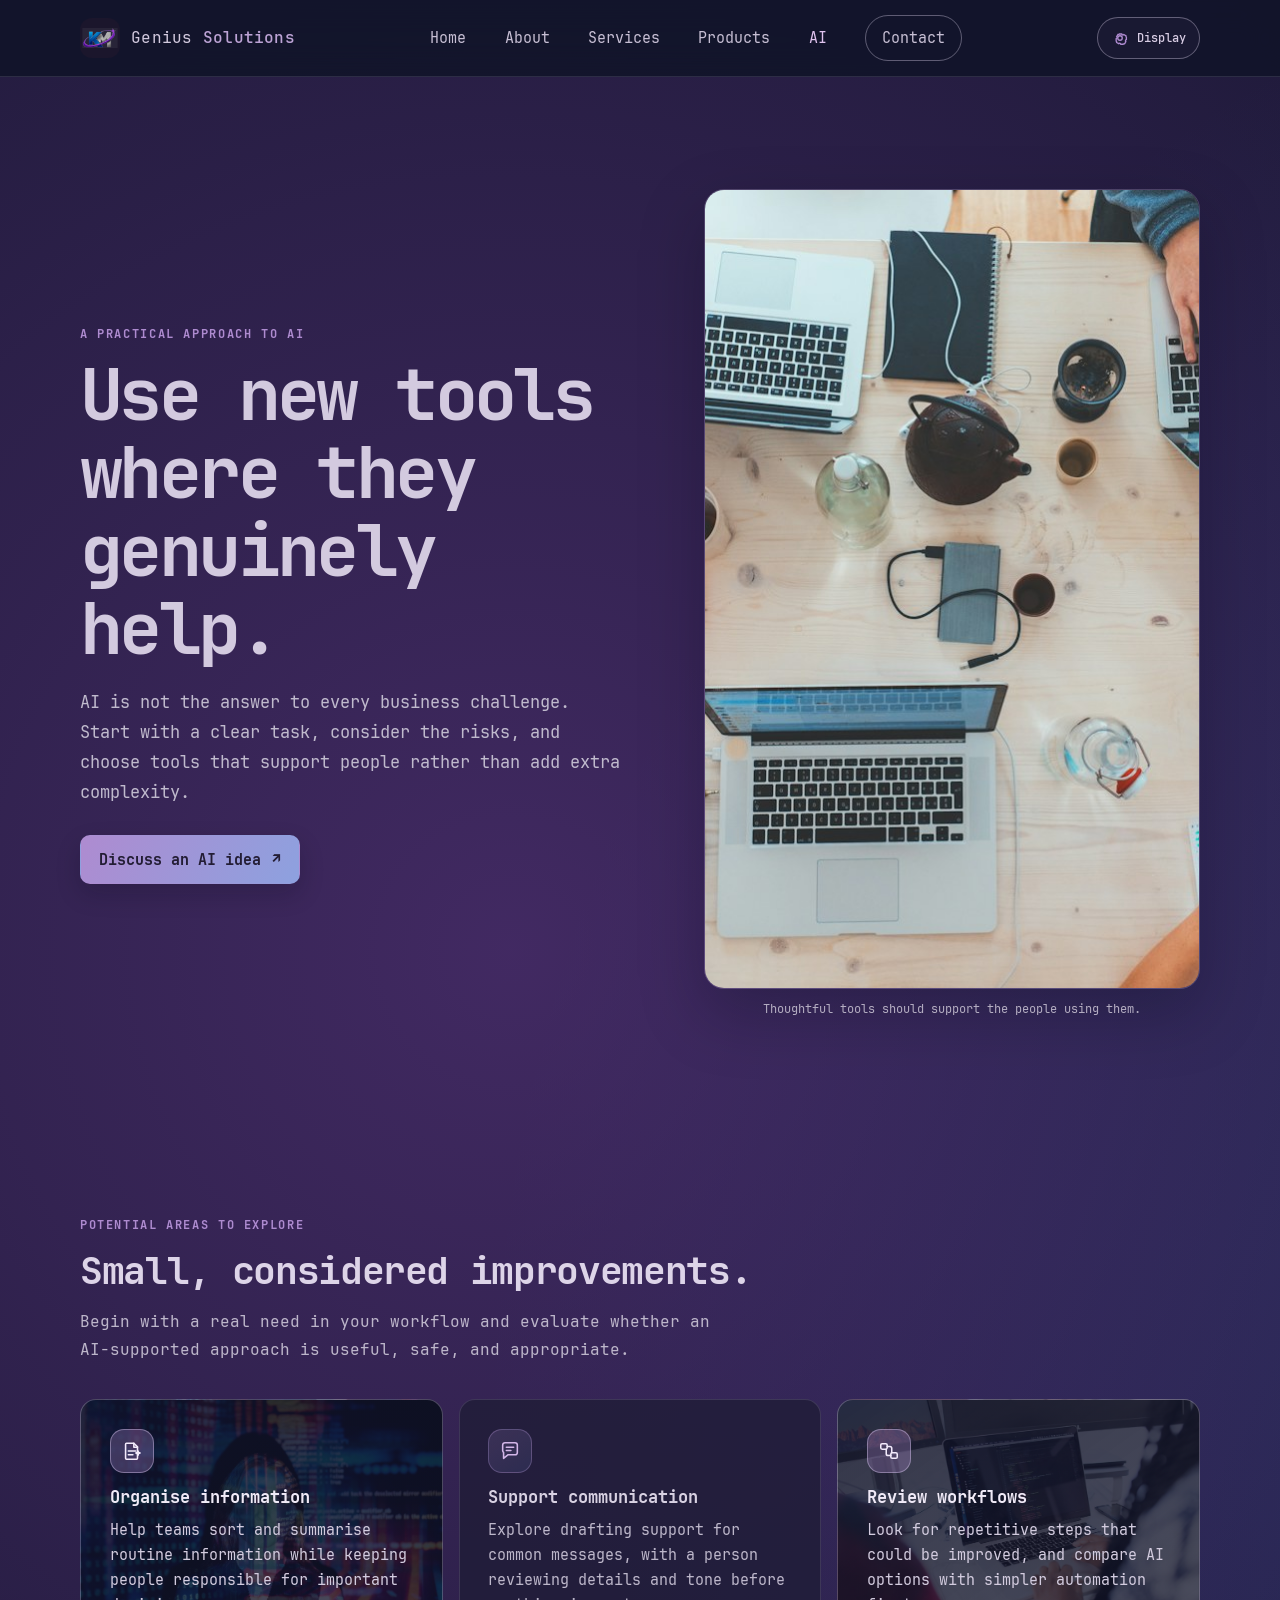
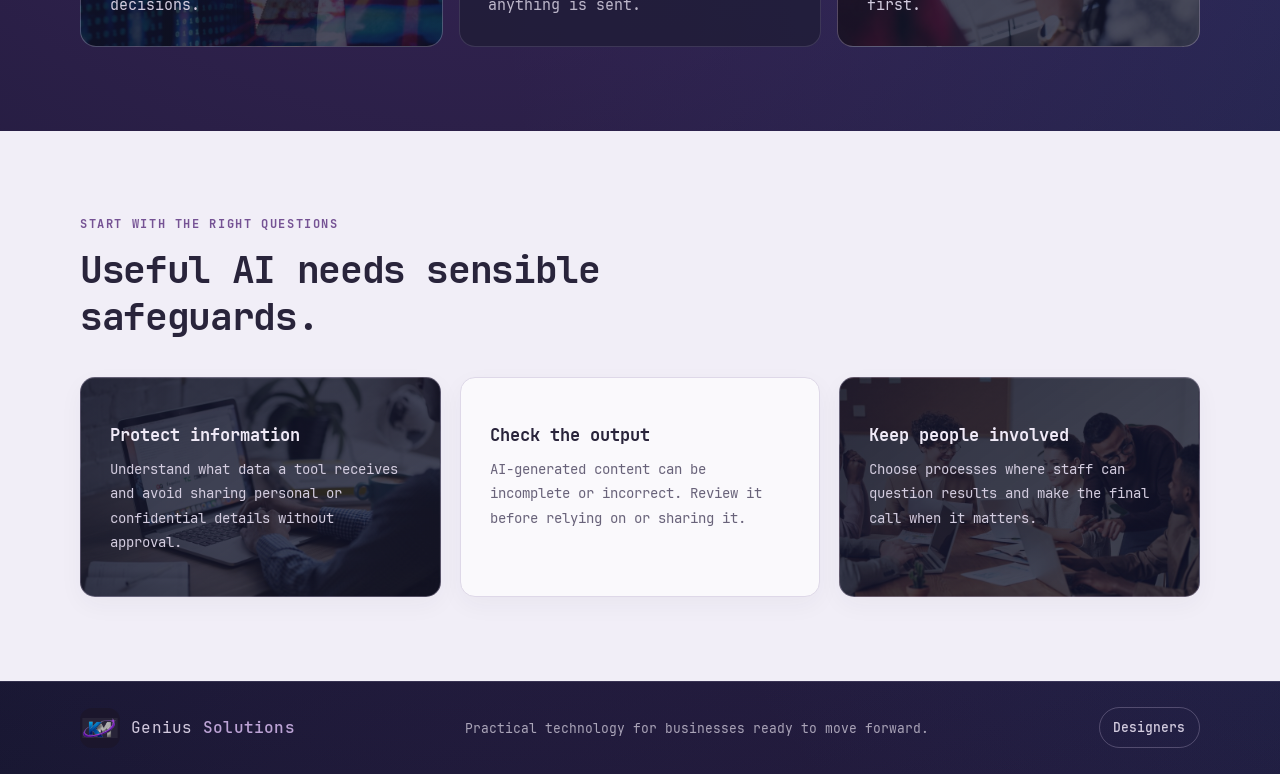
<file: KM Link/pages/ai.html>
<!DOCTYPE html>
<html lang="en">
<head>
    <meta charset="UTF-8">
    <meta name="viewport" content="width=device-width, initial-scale=1.0">
    <meta name="theme-color" content="#11142a">
    <meta name="description" content="Learn about practical, thoughtful ways AI may support everyday business work.">
    <title>Practical AI | KM Genius Solutions</title>
    <link rel="icon" type="image/png" href="../assets/images/brand/kamal-adeyemi-icon.png">
    <link rel="stylesheet" href="../styles.css">
    <script defer src="../scripts/site.js"></script>
</head>
<body>
    <header class="site-header">
        <nav class="navigation page-width" aria-label="Main navigation">
            <a class="brand" href="index.html" aria-label="KM Genius Solutions home">
                <img class="brand__mark" src="../assets/images/brand/kamal-adeyemi-icon.png" alt="" width="40" height="40">
                <span class="brand__name">Genius <strong>Solutions</strong></span>
            </a>
            <button class="menu-toggle" type="button" aria-expanded="false" aria-controls="primary-menu">
                <span class="visually-hidden">Toggle navigation</span>
                <span></span><span></span><span></span>
            </button>
            <div class="navigation__links" id="primary-menu">
                <a href="index.html">Home</a>
                <a href="about.html">About</a>
                <a href="services.html">Services</a>
                <a href="products.html">Products</a>
                <a href="ai.html" aria-current="page">AI</a>
                <a class="navigation__contact" href="contact.html">Contact</a>
            </div>
            <details class="appearance-settings">
                <summary class="appearance-toggle">
                    <svg viewBox="0 0 24 24" fill="none" stroke="currentColor" stroke-width="1.8" aria-hidden="true">
                        <circle cx="12" cy="12" r="3"></circle>
                        <path d="M19.4 15a1.7 1.7 0 0 0 .34 1.88l.06.06-1.6 2.77-.08-.02a1.7 1.7 0 0 0-1.77.54l-.05.07h-3.2l-.03-.08a1.7 1.7 0 0 0-1.45-1.17 1.7 1.7 0 0 0-1.3.48l-.06.06-2.77-1.6.02-.08a1.7 1.7 0 0 0-.54-1.77l-.07-.05v-3.2l.08-.03a1.7 1.7 0 0 0 1.17-1.45 1.7 1.7 0 0 0-.48-1.3l-.06-.06 1.6-2.77.08.02a1.7 1.7 0 0 0 1.77-.54l.05-.07h3.2l.03.08a1.7 1.7 0 0 0 1.45 1.17 1.7 1.7 0 0 0 1.3-.48l.06-.06 2.77 1.6-.02.08a1.7 1.7 0 0 0 .54 1.77l.07.05v3.2l-.08.03A1.7 1.7 0 0 0 19.4 15Z"></path>
                    </svg>
                    <span>Display</span>
                </summary>
                <div class="appearance-panel" aria-label="Display settings">
                    <p class="appearance-panel__heading">Settings</p>
                    <label>
                        Theme
                        <select data-appearance="theme">
                            <option value="dark">Dark</option>
                            <option value="light">Light</option>
                        </select>
                    </label>
                    <label>
                        Accent gradient
                        <select data-appearance="accent">
                            <option value="violet">Violet &amp; blue</option>
                            <option value="mint">Mint &amp; blue</option>
                            <option value="sunset">Coral &amp; rose</option>
                        </select>
                    </label>
                    <label>
                        Text size
                        <select data-appearance="text-size">
                            <option value="small">Compact</option>
                            <option value="normal" selected>Default</option>
                            <option value="large">Larger</option>
                        </select>
                    </label>
                    <label>
                        Font
                        <select data-appearance="font">
                            <option value="jetbrains">JetBrains Mono</option>
                            <option value="system">System sans-serif</option>
                        </select>
                    </label>
                    <p class="appearance-status" aria-live="polite"></p>
                </div>
            </details>
        </nav>
    </header>
    <main>
        <section class="subpage-hero page-width">
            <div class="subpage-hero__content">
                <p class="eyebrow">A practical approach to AI</p>
                <h1>Use new tools where they genuinely help.</h1>
                <p>AI is not the answer to every business challenge. Start with a clear task, consider the risks, and choose tools that support people rather than add extra complexity.</p>
                <a class="button button--primary button--ripple" href="contact.html?service=ai">
                    <span class="button__label">Discuss an AI idea</span>
                    <span aria-hidden="true">↗</span>
                </a>
            </div>
            <figure class="subpage-hero__image">
                <img src="../assets/images/website/connected-workspace.jpg" alt="Team members collaborating around connected laptops and devices" width="1200" height="800" decoding="async">
                <figcaption>Thoughtful tools should support the people using them.</figcaption>
            </figure>
        </section>
        <section class="section page-width">
            <div class="section-heading">
                <p class="eyebrow">Potential areas to explore</p>
                <h2>Small, considered improvements.</h2>
                <p>Begin with a real need in your workflow and evaluate whether an AI-supported approach is useful, safe, and appropriate.</p>
            </div>
            <div class="stage-grid">
                <article class="stage-card image-background-card image-card--ai">
                    <span class="stage-card__icon" aria-hidden="true">
                        <svg viewBox="0 0 24 24" fill="none" stroke="currentColor" stroke-width="1.7" stroke-linecap="round" stroke-linejoin="round"><path d="M6 3.5h8l4 4V20a1 1 0 0 1-1 1H6a1 1 0 0 1-1-1V4.5a1 1 0 0 1 1-1Z"/><path d="M14 3.5V8h4M8 12h8M8 16h5"/><path d="m18.5 12 .7 1.5 1.6.7-1.6.7-.7 1.6-.7-1.6-1.6-.7 1.6-.7z"/></svg>
                    </span>
                    <h3>Organise information</h3>
                    <p>Help teams sort and summarise routine information while keeping people responsible for important decisions.</p>
                </article>
                <article class="stage-card">
                    <span class="stage-card__icon" aria-hidden="true">
                        <svg viewBox="0 0 24 24" fill="none" stroke="currentColor" stroke-width="1.7" stroke-linecap="round" stroke-linejoin="round"><path d="M4 5.5A2.5 2.5 0 0 1 6.5 3h11A2.5 2.5 0 0 1 20 5.5v8a2.5 2.5 0 0 1-2.5 2.5H10l-5 4v-6.5a2.5 2.5 0 0 1-1-2z"/><path d="M8 8h8M8 11.5h5"/></svg>
                    </span>
                    <h3>Support communication</h3>
                    <p>Explore drafting support for common messages, with a person reviewing details and tone before anything is sent.</p>
                </article>
                <article class="stage-card image-background-card image-card--development">
                    <span class="stage-card__icon" aria-hidden="true">
                        <svg viewBox="0 0 24 24" fill="none" stroke="currentColor" stroke-width="1.7" stroke-linecap="round" stroke-linejoin="round"><rect x="3" y="4" width="7" height="6" rx="1.5"/><rect x="14" y="14" width="7" height="6" rx="1.5"/><path d="M10 7h3a2 2 0 0 1 2 2v5M14 17h-3a2 2 0 0 1-2-2v-5"/></svg>
                    </span>
                    <h3>Review workflows</h3>
                    <p>Look for repetitive steps that could be improved, and compare AI options with simpler automation first.</p>
                </article>
            </div>
        </section>
        <section class="section section--light">
            <div class="page-width">
                <div class="section-heading section-heading--dark">
                    <p class="eyebrow">Start with the right questions</p>
                    <h2>Useful AI needs sensible safeguards.</h2>
                </div>
                <div class="product-grid">
                    <article class="product-card image-background-card image-card--data">
                        <h3>Protect information</h3>
                        <p>Understand what data a tool receives and avoid sharing personal or confidential details without approval.</p>
                    </article>
                    <article class="product-card">
                        <h3>Check the output</h3>
                        <p>AI-generated content can be incomplete or incorrect. Review it before relying on or sharing it.</p>
                    </article>
                    <article class="product-card image-background-card image-card--teamwork">
                        <h3>Keep people involved</h3>
                        <p>Choose processes where staff can question results and make the final call when it matters.</p>
                    </article>
                </div>
            </div>
        </section>
    </main>
    <footer class="site-footer">
        <div class="page-width site-footer__inner">
            <a class="brand" href="index.html">
                <img class="brand__mark" src="../assets/images/brand/kamal-adeyemi-icon.png" alt="" width="40" height="40">
                <span class="brand__name">Genius <strong>Solutions</strong></span>
            </a>
            <p>Practical technology for businesses ready to move forward.</p>
            <details class="designer-credit">
                <summary>Designers</summary>
                <div class="designer-card">
                    <img src="../assets/images/brand/kamal-adeyemi.png" alt="KM Genius Solutions logo" width="512" height="512" loading="lazy">
                    <div class="designer-card__content">
                        <p class="designer-card__eyebrow">Design &amp; development</p>
                        <h2>Kamal Adeyemi</h2>
                        <a href="https://github.com/ekkthegekko" target="_blank" rel="noopener noreferrer">GitHub <span>@ekkthegekko</span></a>
                        <a href="https://www.tiktok.com/@codeninja.tt" target="_blank" rel="noopener noreferrer">TikTok <span>@codeninja.tt</span></a>
                    </div>
                </div>
            </details>
        </div>
    </footer>
</body>
</html>
</file>
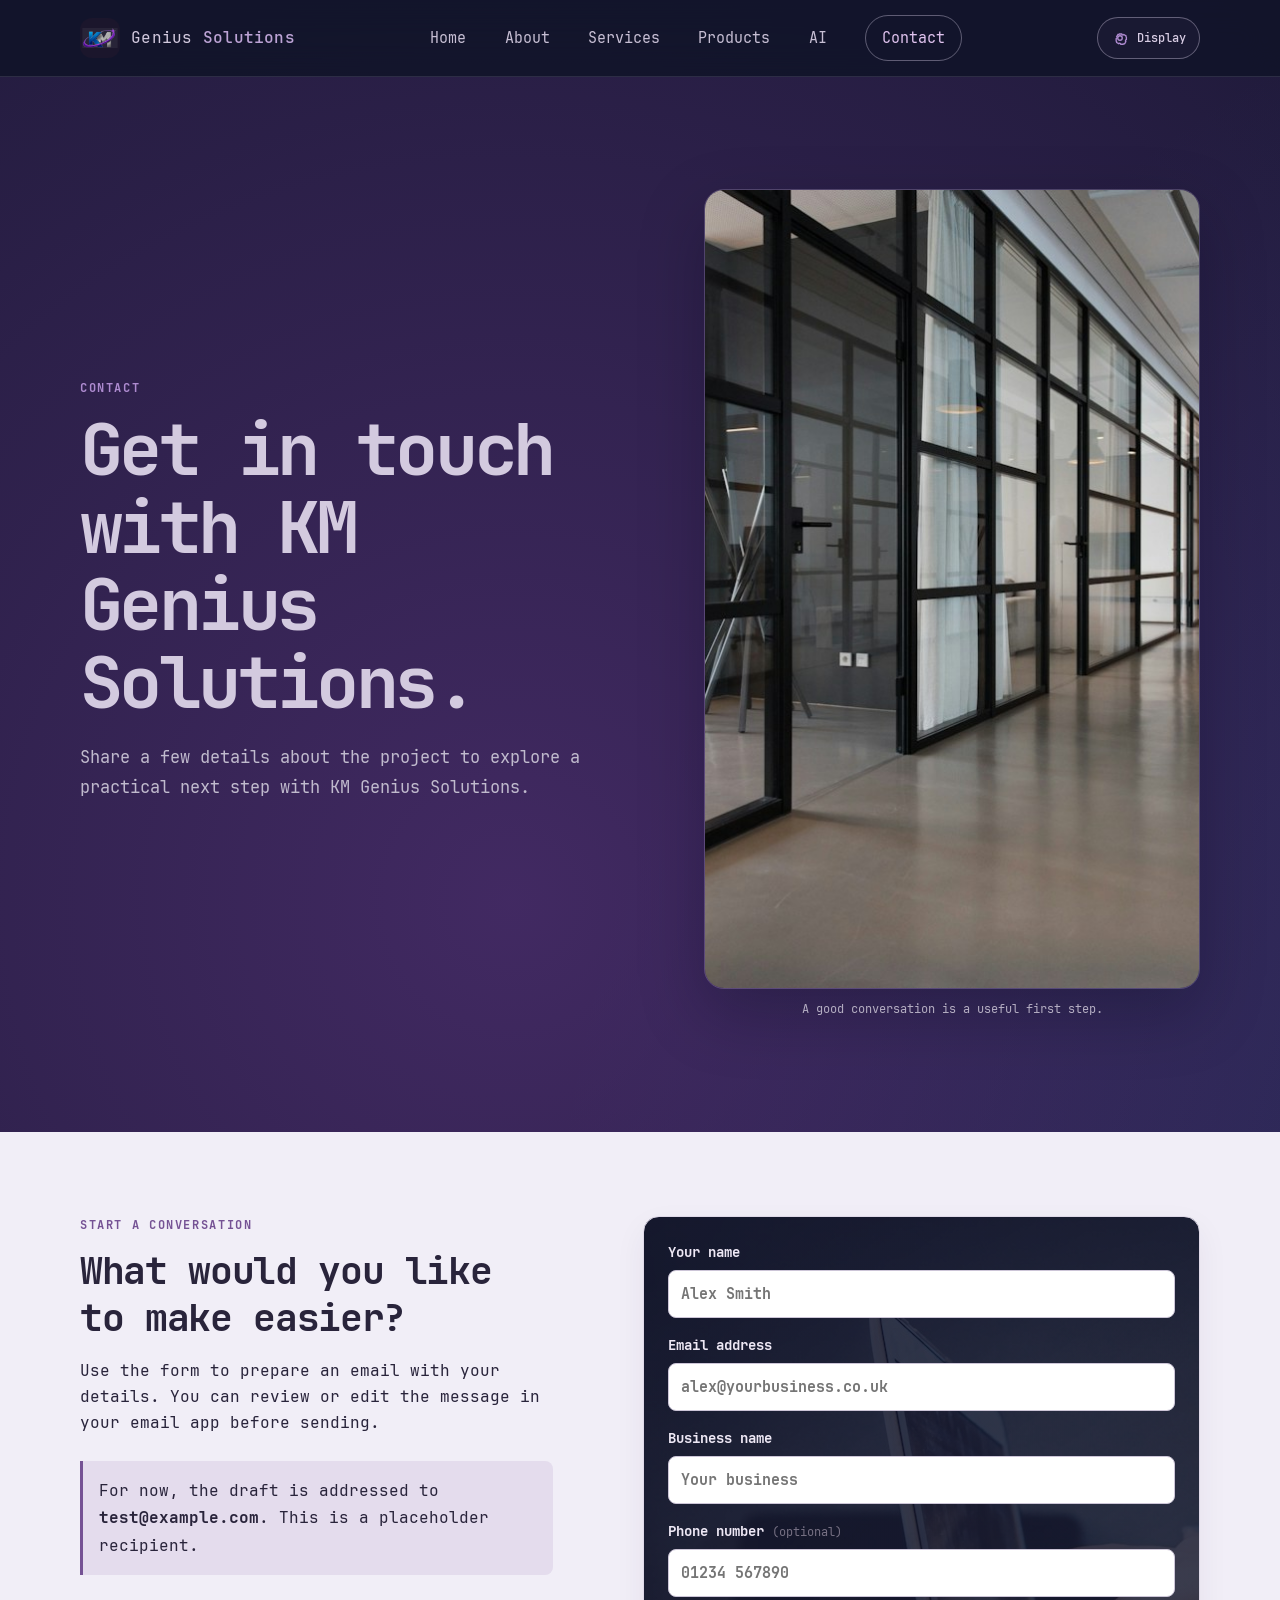
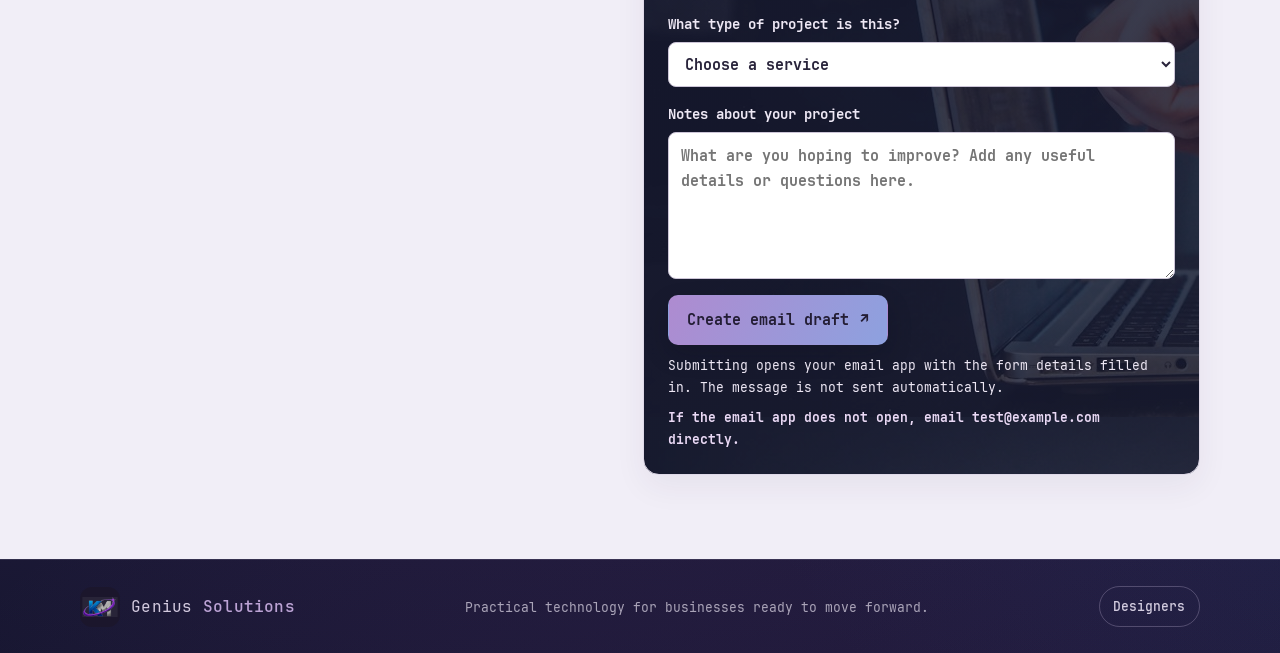
<file: KM Link/pages/contact.html>
<!DOCTYPE html>
<html lang="en">
<head>
    <meta charset="UTF-8">
    <meta name="viewport" content="width=device-width, initial-scale=1.0">
    <meta name="theme-color" content="#11142a">
    <meta name="description" content="Tell KM Genius Solutions about your business and the technology you are looking for.">
    <title>Contact | KM Genius Solutions</title>
    <link rel="icon" type="image/png" href="../assets/images/brand/kamal-adeyemi-icon.png">
    <link rel="stylesheet" href="../styles.css">
    <script defer src="../scripts/site.js"></script>
</head>
<body>
    <header class="site-header">
        <nav class="navigation page-width" aria-label="Main navigation">
            <a class="brand" href="index.html" aria-label="KM Genius Solutions home">
                <img class="brand__mark" src="../assets/images/brand/kamal-adeyemi-icon.png" alt="" width="40" height="40">
                <span class="brand__name">Genius <strong>Solutions</strong></span>
            </a>
            <button class="menu-toggle" type="button" aria-expanded="false" aria-controls="primary-menu">
                <span class="visually-hidden">Toggle navigation</span>
                <span></span><span></span><span></span>
            </button>
            <div class="navigation__links" id="primary-menu">
                <a href="index.html">Home</a>
                <a href="about.html">About</a>
                <a href="services.html">Services</a>
                <a href="products.html">Products</a>
                <a href="ai.html">AI</a>
                <a class="navigation__contact" href="contact.html" aria-current="page">Contact</a>
            </div>
            <details class="appearance-settings">
                <summary class="appearance-toggle">
                    <svg viewBox="0 0 24 24" fill="none" stroke="currentColor" stroke-width="1.8" aria-hidden="true">
                        <circle cx="12" cy="12" r="3"></circle>
                        <path d="M19.4 15a1.7 1.7 0 0 0 .34 1.88l.06.06-1.6 2.77-.08-.02a1.7 1.7 0 0 0-1.77.54l-.05.07h-3.2l-.03-.08a1.7 1.7 0 0 0-1.45-1.17 1.7 1.7 0 0 0-1.3.48l-.06.06-2.77-1.6.02-.08a1.7 1.7 0 0 0-.54-1.77l-.07-.05v-3.2l.08-.03a1.7 1.7 0 0 0 1.17-1.45 1.7 1.7 0 0 0-.48-1.3l-.06-.06 1.6-2.77.08.02a1.7 1.7 0 0 0 1.77-.54l.05-.07h3.2l.03.08a1.7 1.7 0 0 0 1.45 1.17 1.7 1.7 0 0 0 1.3-.48l.06-.06 2.77 1.6-.02.08a1.7 1.7 0 0 0 .54 1.77l.07.05v3.2l-.08.03A1.7 1.7 0 0 0 19.4 15Z"></path>
                    </svg>
                    <span>Display</span>
                </summary>
                <div class="appearance-panel" aria-label="Display settings">
                    <p class="appearance-panel__heading">Settings</p>
                    <label>
                        Theme
                        <select data-appearance="theme">
                            <option value="dark">Dark</option>
                            <option value="light">Light</option>
                        </select>
                    </label>
                    <label>
                        Accent gradient
                        <select data-appearance="accent">
                            <option value="violet">Violet &amp; blue</option>
                            <option value="mint">Mint &amp; blue</option>
                            <option value="sunset">Coral &amp; rose</option>
                        </select>
                    </label>
                    <label>
                        Text size
                        <select data-appearance="text-size">
                            <option value="small">Compact</option>
                            <option value="normal" selected>Default</option>
                            <option value="large">Larger</option>
                        </select>
                    </label>
                    <label>
                        Font
                        <select data-appearance="font">
                            <option value="jetbrains">JetBrains Mono</option>
                            <option value="system">System sans-serif</option>
                        </select>
                    </label>
                    <p class="appearance-status" aria-live="polite"></p>
                </div>
            </details>
        </nav>
    </header>
    <main>
        <section class="subpage-hero page-width">
            <div class="subpage-hero__content">
                <p class="eyebrow">Contact</p>
                <h1>Get in touch with KM Genius Solutions.</h1>
                <p>Share a few details about the project to explore a practical next step with KM Genius Solutions.</p>
            </div>
            <figure class="subpage-hero__image">
                <img src="../assets/images/website/modern-office.jpg" alt="Bright modern office with glass meeting rooms" width="1200" height="800" decoding="async">
                <figcaption>A good conversation is a useful first step.</figcaption>
            </figure>
        </section>
        <section class="section contact-section">
            <div class="page-width contact-layout">
                <div class="contact-copy">
                    <p class="eyebrow">Start a conversation</p>
                    <h2>What would you like to make easier?</h2>
                    <p>Use the form to prepare an email with your details. You can review or edit the message in your email app before sending.</p>
                    <p class="email-note">For now, the draft is addressed to <strong>test@example.com</strong>. This is a placeholder recipient.</p>
                </div>
                <form class="contact-form image-background-card image-card--consultation" data-recipient="test@example.com">
                    <label>
                        Your name
                        <input name="name" autocomplete="name" placeholder="Alex Smith" required>
                    </label>
                    <label>
                        Email address
                        <input name="email" type="email" autocomplete="email" placeholder="alex@yourbusiness.co.uk" required>
                    </label>
                    <label>
                        Business name
                        <input name="business" autocomplete="organization" placeholder="Your business">
                    </label>
                    <label>
                        <span>Phone number <span class="optional-label">(optional)</span></span>
                        <input name="phone" type="tel" autocomplete="tel" placeholder="01234 567890">
                    </label>
                    <label>
                        What type of project is this?
                        <select name="service" required>
                            <option value="">Choose a service</option>
                            <option value="Website or online store">Website or online store</option>
                            <option value="Bookings or business software">Bookings or business software</option>
                            <option value="Stock, delivery, or point of sale">Stock, delivery, or point of sale</option>
                            <option value="Search visibility">Search visibility</option>
                            <option value="Automation or AI">Automation or AI</option>
                            <option value="Something else">Something else</option>
                        </select>
                    </label>
                    <label>
                        Notes about your project
                        <textarea name="message" rows="5" placeholder="What are you hoping to improve? Add any useful details or questions here." required></textarea>
                    </label>
                    <button class="button button--primary button--ripple" type="submit">
                        <span class="button__label">Create email draft</span>
                        <span aria-hidden="true">↗</span>
                    </button>
                    <p class="form-status" role="status" aria-live="polite">Submitting opens your email app with the form details filled in. The message is not sent automatically.</p>
                    <a class="email-fallback" href="mailto:test@example.com">If the email app does not open, email test@example.com directly.</a>
                </form>
            </div>
        </section>
    </main>
    <footer class="site-footer">
        <div class="page-width site-footer__inner">
            <a class="brand" href="index.html">
                <img class="brand__mark" src="../assets/images/brand/kamal-adeyemi-icon.png" alt="" width="40" height="40">
                <span class="brand__name">Genius <strong>Solutions</strong></span>
            </a>
            <p>Practical technology for businesses ready to move forward.</p>
            <details class="designer-credit">
                <summary>Designers</summary>
                <div class="designer-card">
                    <img src="../assets/images/brand/kamal-adeyemi.png" alt="KM Genius Solutions logo" width="512" height="512" loading="lazy">
                    <div class="designer-card__content">
                        <p class="designer-card__eyebrow">Design &amp; development</p>
                        <h2>Kamal Adeyemi</h2>
                        <a href="https://github.com/ekkthegekko" target="_blank" rel="noopener noreferrer">GitHub <span>@ekkthegekko</span></a>
                        <a href="https://www.tiktok.com/@codeninja.tt" target="_blank" rel="noopener noreferrer">TikTok <span>@codeninja.tt</span></a>
                    </div>
                </div>
            </details>
        </div>
    </footer>
</body>
</html>
</file>
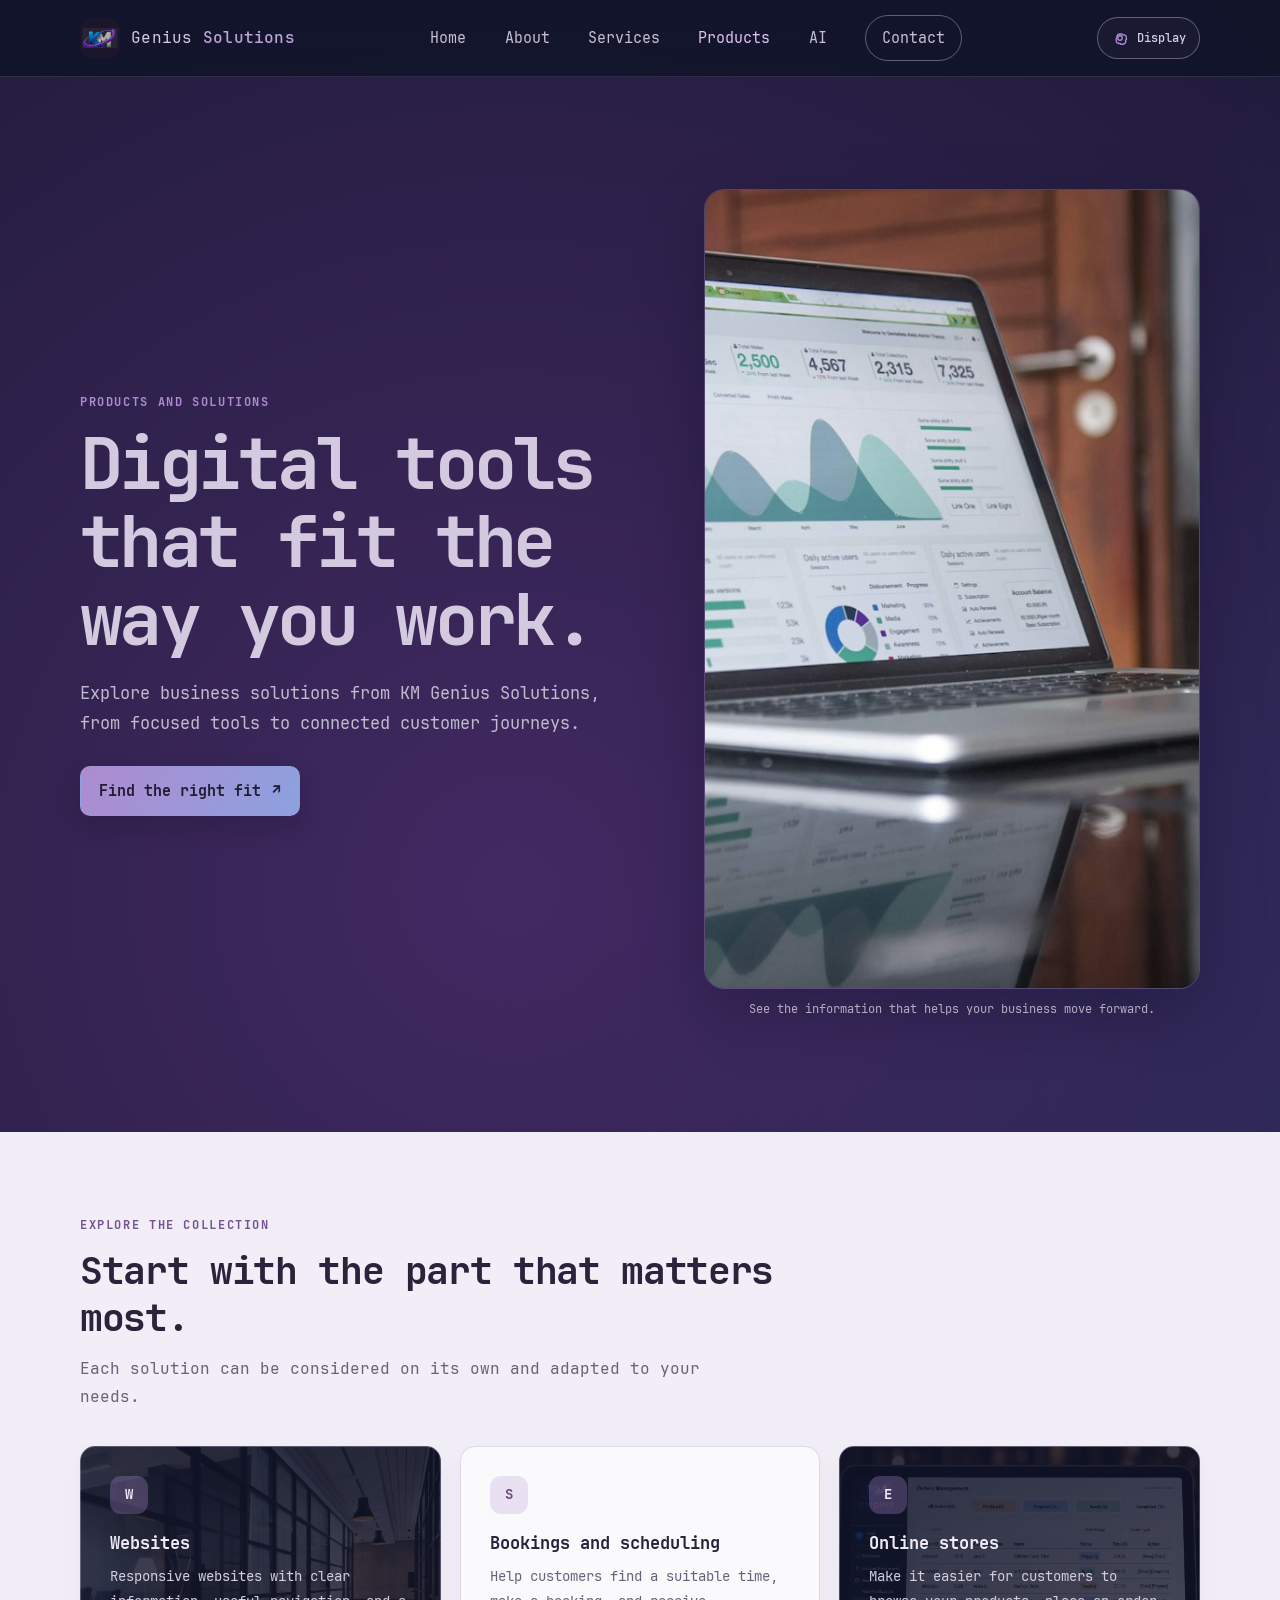
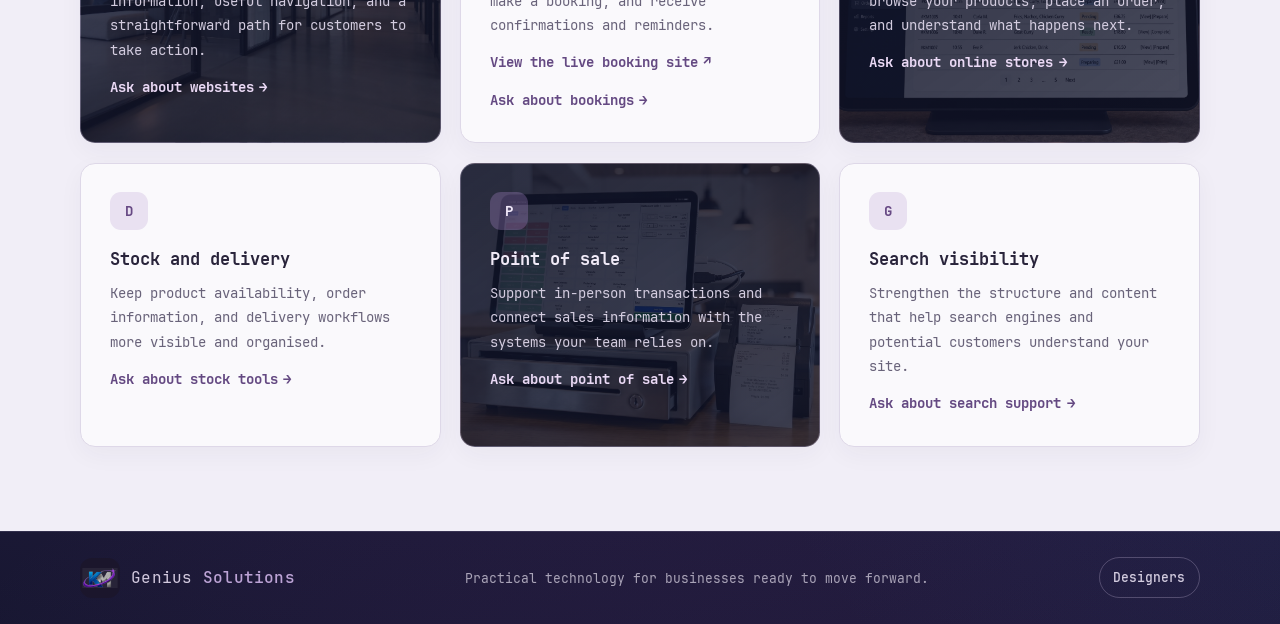
<file: KM Link/pages/products.html>
<!DOCTYPE html>
<html lang="en">
<head>
    <meta charset="UTF-8">
    <meta name="viewport" content="width=device-width, initial-scale=1.0">
    <meta name="theme-color" content="#11142a">
    <meta name="description" content="Browse practical website, booking, commerce, stock, point-of-sale, and search solutions.">
    <title>Products | KM Genius Solutions</title>
    <link rel="icon" type="image/png" href="../assets/images/brand/kamal-adeyemi-icon.png">
    <link rel="stylesheet" href="../styles.css">
    <script defer src="../scripts/site.js"></script>
</head>
<body>
    <header class="site-header">
        <nav class="navigation page-width" aria-label="Main navigation">
            <a class="brand" href="index.html" aria-label="KM Genius Solutions home">
                <img class="brand__mark" src="../assets/images/brand/kamal-adeyemi-icon.png" alt="" width="40" height="40">
                <span class="brand__name">Genius <strong>Solutions</strong></span>
            </a>
            <button class="menu-toggle" type="button" aria-expanded="false" aria-controls="primary-menu">
                <span class="visually-hidden">Toggle navigation</span>
                <span></span><span></span><span></span>
            </button>
            <div class="navigation__links" id="primary-menu">
                <a href="index.html">Home</a>
                <a href="about.html">About</a>
                <a href="services.html">Services</a>
                <a href="products.html" aria-current="page">Products</a>
                <a href="ai.html">AI</a>
                <a class="navigation__contact" href="contact.html">Contact</a>
            </div>
            <details class="appearance-settings">
                <summary class="appearance-toggle">
                    <svg viewBox="0 0 24 24" fill="none" stroke="currentColor" stroke-width="1.8" aria-hidden="true">
                        <circle cx="12" cy="12" r="3"></circle>
                        <path d="M19.4 15a1.7 1.7 0 0 0 .34 1.88l.06.06-1.6 2.77-.08-.02a1.7 1.7 0 0 0-1.77.54l-.05.07h-3.2l-.03-.08a1.7 1.7 0 0 0-1.45-1.17 1.7 1.7 0 0 0-1.3.48l-.06.06-2.77-1.6.02-.08a1.7 1.7 0 0 0-.54-1.77l-.07-.05v-3.2l.08-.03a1.7 1.7 0 0 0 1.17-1.45 1.7 1.7 0 0 0-.48-1.3l-.06-.06 1.6-2.77.08.02a1.7 1.7 0 0 0 1.77-.54l.05-.07h3.2l.03.08a1.7 1.7 0 0 0 1.45 1.17 1.7 1.7 0 0 0 1.3-.48l.06-.06 2.77 1.6-.02.08a1.7 1.7 0 0 0 .54 1.77l.07.05v3.2l-.08.03A1.7 1.7 0 0 0 19.4 15Z"></path>
                    </svg>
                    <span>Display</span>
                </summary>
                <div class="appearance-panel" aria-label="Display settings">
                    <p class="appearance-panel__heading">Settings</p>
                    <label>
                        Theme
                        <select data-appearance="theme">
                            <option value="dark">Dark</option>
                            <option value="light">Light</option>
                        </select>
                    </label>
                    <label>
                        Accent gradient
                        <select data-appearance="accent">
                            <option value="violet">Violet &amp; blue</option>
                            <option value="mint">Mint &amp; blue</option>
                            <option value="sunset">Coral &amp; rose</option>
                        </select>
                    </label>
                    <label>
                        Text size
                        <select data-appearance="text-size">
                            <option value="small">Compact</option>
                            <option value="normal" selected>Default</option>
                            <option value="large">Larger</option>
                        </select>
                    </label>
                    <label>
                        Font
                        <select data-appearance="font">
                            <option value="jetbrains">JetBrains Mono</option>
                            <option value="system">System sans-serif</option>
                        </select>
                    </label>
                    <p class="appearance-status" aria-live="polite"></p>
                </div>
            </details>
        </nav>
    </header>
    <main>
        <section class="subpage-hero page-width">
            <div class="subpage-hero__content">
                <p class="eyebrow">Products and solutions</p>
                <h1>Digital tools that fit the way you work.</h1>
                <p>Explore business solutions from KM Genius Solutions, from focused tools to connected customer journeys.</p>
                <a class="button button--primary button--ripple" href="contact.html">
                    <span class="button__label">Find the right fit</span>
                    <span aria-hidden="true">↗</span>
                </a>
            </div>
            <figure class="subpage-hero__image">
                <img src="../assets/images/website/business-analytics.jpg" alt="Laptop displaying a business analytics dashboard" width="1200" height="800" decoding="async">
                <figcaption>See the information that helps your business move forward.</figcaption>
            </figure>
        </section>
        <section class="section section--light">
            <div class="page-width">
                <div class="section-heading section-heading--dark">
                    <p class="eyebrow">Explore the collection</p>
                    <h2>Start with the part that matters most.</h2>
                    <p>Each solution can be considered on its own and adapted to your needs.</p>
                </div>
                <div class="product-grid product-grid--details">
                    <article class="product-card image-background-card image-card--office" id="websites">
                        <span class="product-card__icon" aria-hidden="true">W</span>
                        <h3>Websites</h3>
                        <p>Responsive websites with clear information, useful navigation, and a straightforward path for customers to take action.</p>
                        <a class="text-link" href="contact.html?service=website">Ask about websites <span aria-hidden="true">→</span></a>
                    </article>
                    <article class="product-card" id="bookings">
                        <span class="product-card__icon" aria-hidden="true">S</span>
                        <h3>Bookings and scheduling</h3>
                        <p>Help customers find a suitable time, make a booking, and receive confirmations and reminders.</p>
                        <a class="text-link" href="https://krimgo.com/" target="_blank" rel="noopener noreferrer">View the live booking site <span aria-hidden="true">↗</span></a>
                        <a class="text-link" href="contact.html?service=bookings">Ask about bookings <span aria-hidden="true">→</span></a>
                    </article>
                    <article class="product-card image-background-card image-card--orders" id="online-stores">
                        <span class="product-card__icon" aria-hidden="true">E</span>
                        <h3>Online stores</h3>
                        <p>Make it easier for customers to browse your products, place an order, and understand what happens next.</p>
                        <a class="text-link" href="contact.html?service=store">Ask about online stores <span aria-hidden="true">→</span></a>
                    </article>
                    <article class="product-card" id="stock-delivery">
                        <span class="product-card__icon" aria-hidden="true">D</span>
                        <h3>Stock and delivery</h3>
                        <p>Keep product availability, order information, and delivery workflows more visible and organised.</p>
                        <a class="text-link" href="contact.html?service=stock">Ask about stock tools <span aria-hidden="true">→</span></a>
                    </article>
                    <article class="product-card image-background-card image-card--pos" id="point-of-sale">
                        <span class="product-card__icon" aria-hidden="true">P</span>
                        <h3>Point of sale</h3>
                        <p>Support in-person transactions and connect sales information with the systems your team relies on.</p>
                        <a class="text-link" href="contact.html?service=pos">Ask about point of sale <span aria-hidden="true">→</span></a>
                    </article>
                    <article class="product-card" id="search-visibility">
                        <span class="product-card__icon" aria-hidden="true">G</span>
                        <h3>Search visibility</h3>
                        <p>Strengthen the structure and content that help search engines and potential customers understand your site.</p>
                        <a class="text-link" href="contact.html?service=search">Ask about search support <span aria-hidden="true">→</span></a>
                    </article>
                </div>
            </div>
        </section>
    </main>
    <footer class="site-footer">
        <div class="page-width site-footer__inner">
            <a class="brand" href="index.html">
                <img class="brand__mark" src="../assets/images/brand/kamal-adeyemi-icon.png" alt="" width="40" height="40">
                <span class="brand__name">Genius <strong>Solutions</strong></span>
            </a>
            <p>Practical technology for businesses ready to move forward.</p>
            <details class="designer-credit">
                <summary>Designers</summary>
                <div class="designer-card">
                    <img src="../assets/images/brand/kamal-adeyemi.png" alt="KM Genius Solutions logo" width="512" height="512" loading="lazy">
                    <div class="designer-card__content">
                        <p class="designer-card__eyebrow">Design &amp; development</p>
                        <h2>Kamal Adeyemi</h2>
                        <a href="https://github.com/ekkthegekko" target="_blank" rel="noopener noreferrer">GitHub <span>@ekkthegekko</span></a>
                        <a href="https://www.tiktok.com/@codeninja.tt" target="_blank" rel="noopener noreferrer">TikTok <span>@codeninja.tt</span></a>
                    </div>
                </div>
            </details>
        </div>
    </footer>
</body>
</html>
</file>
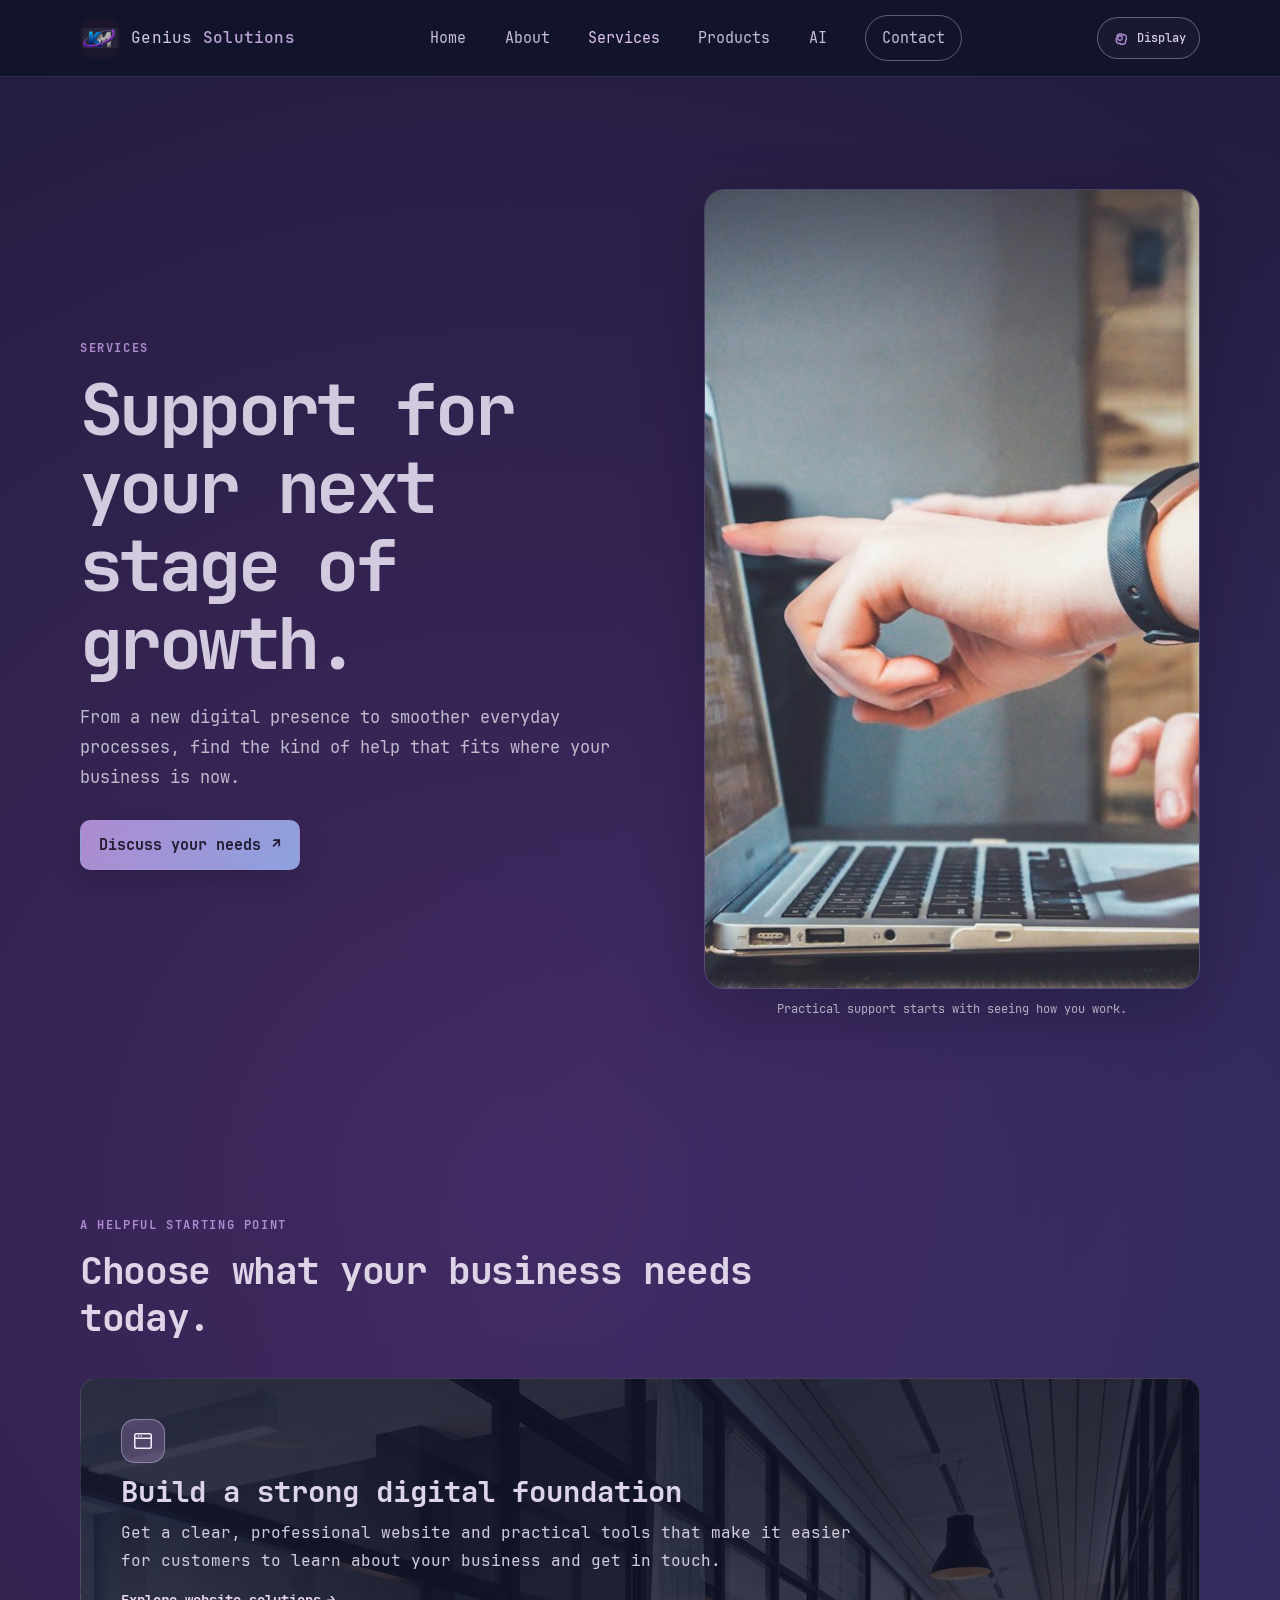
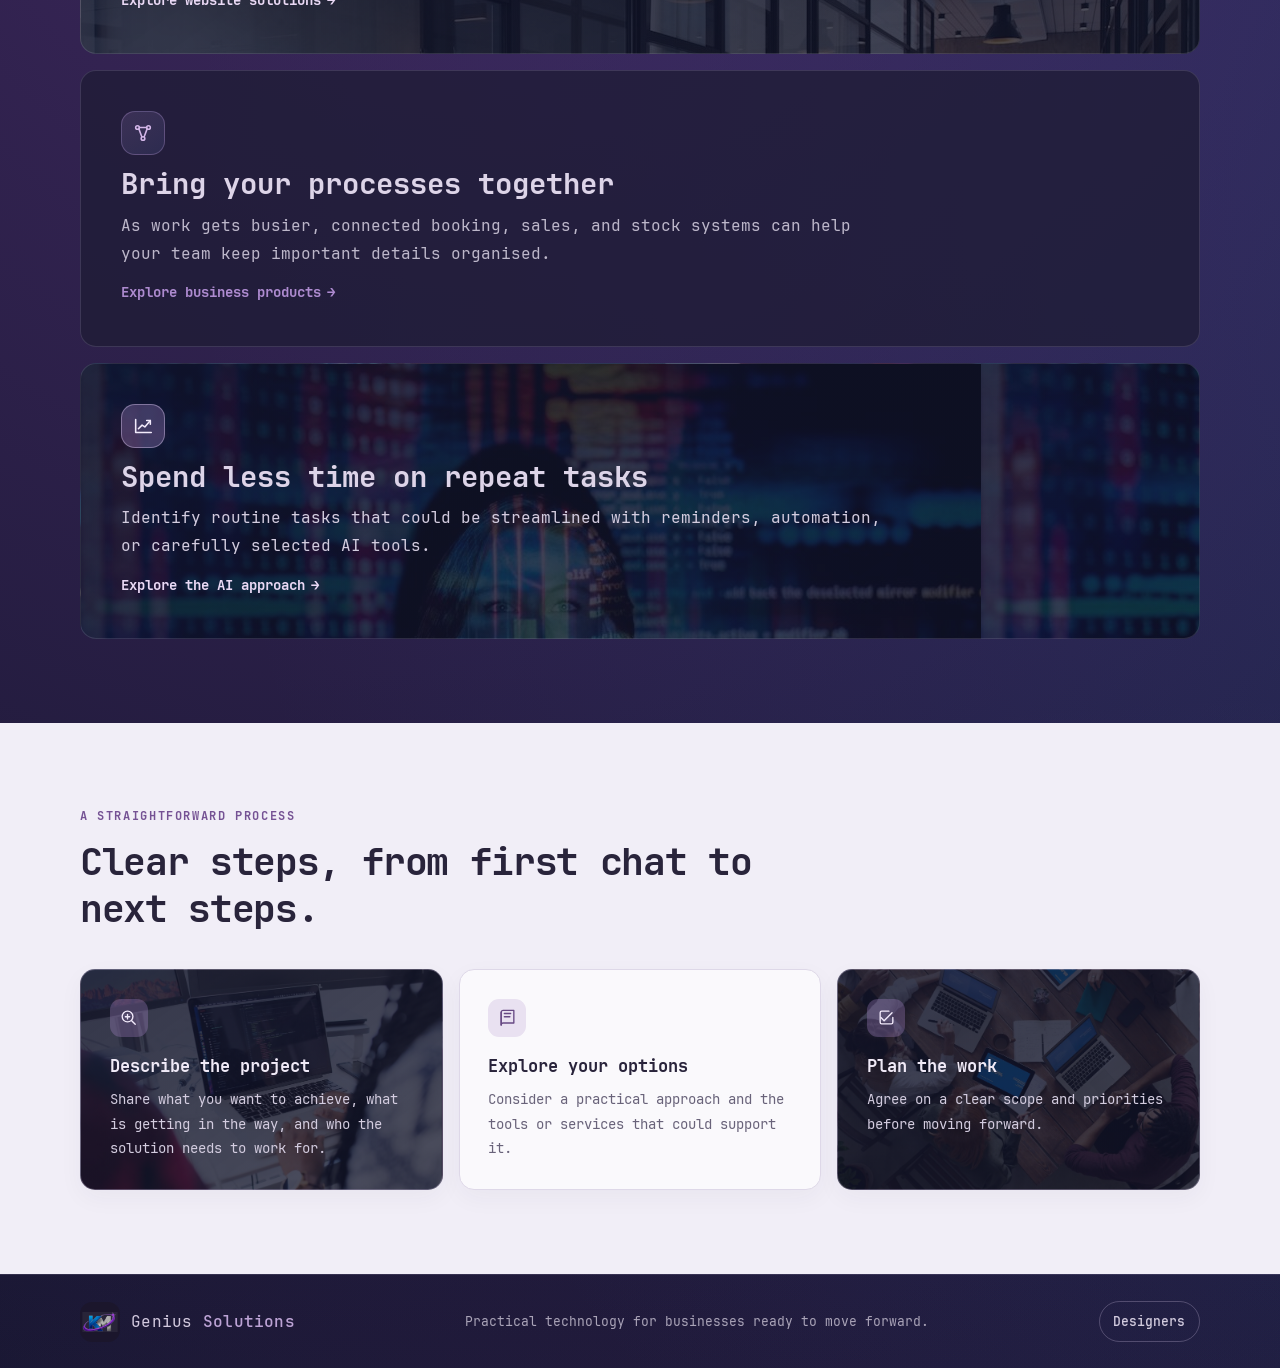
<file: KM Link/pages/services.html>
<!DOCTYPE html>
<html lang="en">
<head>
    <meta charset="UTF-8">
    <meta name="viewport" content="width=device-width, initial-scale=1.0">
    <meta name="theme-color" content="#11142a">
    <meta name="description" content="Explore website, software, workflow, and digital support services for your business.">
    <title>Services | KM Genius Solutions</title>
    <link rel="icon" type="image/png" href="../assets/images/brand/kamal-adeyemi-icon.png">
    <link rel="stylesheet" href="../styles.css">
    <script defer src="../scripts/site.js"></script>
</head>
<body>
    <header class="site-header">
        <nav class="navigation page-width" aria-label="Main navigation">
            <a class="brand" href="index.html" aria-label="KM Genius Solutions home">
                <img class="brand__mark" src="../assets/images/brand/kamal-adeyemi-icon.png" alt="" width="40" height="40">
                <span class="brand__name">Genius <strong>Solutions</strong></span>
            </a>
            <button class="menu-toggle" type="button" aria-expanded="false" aria-controls="primary-menu">
                <span class="visually-hidden">Toggle navigation</span>
                <span></span><span></span><span></span>
            </button>
            <div class="navigation__links" id="primary-menu">
                <a href="index.html">Home</a>
                <a href="about.html">About</a>
                <a href="services.html" aria-current="page">Services</a>
                <a href="products.html">Products</a>
                <a href="ai.html">AI</a>
                <a class="navigation__contact" href="contact.html">Contact</a>
            </div>
            <details class="appearance-settings">
                <summary class="appearance-toggle">
                    <svg viewBox="0 0 24 24" fill="none" stroke="currentColor" stroke-width="1.8" aria-hidden="true">
                        <circle cx="12" cy="12" r="3"></circle>
                        <path d="M19.4 15a1.7 1.7 0 0 0 .34 1.88l.06.06-1.6 2.77-.08-.02a1.7 1.7 0 0 0-1.77.54l-.05.07h-3.2l-.03-.08a1.7 1.7 0 0 0-1.45-1.17 1.7 1.7 0 0 0-1.3.48l-.06.06-2.77-1.6.02-.08a1.7 1.7 0 0 0-.54-1.77l-.07-.05v-3.2l.08-.03a1.7 1.7 0 0 0 1.17-1.45 1.7 1.7 0 0 0-.48-1.3l-.06-.06 1.6-2.77.08.02a1.7 1.7 0 0 0 1.77-.54l.05-.07h3.2l.03.08a1.7 1.7 0 0 0 1.45 1.17 1.7 1.7 0 0 0 1.3-.48l.06-.06 2.77 1.6-.02.08a1.7 1.7 0 0 0 .54 1.77l.07.05v3.2l-.08.03A1.7 1.7 0 0 0 19.4 15Z"></path>
                    </svg>
                    <span>Display</span>
                </summary>
                <div class="appearance-panel" aria-label="Display settings">
                    <p class="appearance-panel__heading">Settings</p>
                    <label>
                        Theme
                        <select data-appearance="theme">
                            <option value="dark">Dark</option>
                            <option value="light">Light</option>
                        </select>
                    </label>
                    <label>
                        Accent gradient
                        <select data-appearance="accent">
                            <option value="violet">Violet &amp; blue</option>
                            <option value="mint">Mint &amp; blue</option>
                            <option value="sunset">Coral &amp; rose</option>
                        </select>
                    </label>
                    <label>
                        Text size
                        <select data-appearance="text-size">
                            <option value="small">Compact</option>
                            <option value="normal" selected>Default</option>
                            <option value="large">Larger</option>
                        </select>
                    </label>
                    <label>
                        Font
                        <select data-appearance="font">
                            <option value="jetbrains">JetBrains Mono</option>
                            <option value="system">System sans-serif</option>
                        </select>
                    </label>
                    <p class="appearance-status" aria-live="polite"></p>
                </div>
            </details>
        </nav>
    </header>
    <main>
        <section class="subpage-hero page-width">
            <div class="subpage-hero__content">
                <p class="eyebrow">Services</p>
                <h1>Support for your next stage of growth.</h1>
                <p>From a new digital presence to smoother everyday processes, find the kind of help that fits where your business is now.</p>
                <a class="button button--primary button--ripple" href="contact.html">
                    <span class="button__label">Discuss your needs</span>
                    <span aria-hidden="true">↗</span>
                </a>
            </div>
            <figure class="subpage-hero__image">
                <img src="../assets/images/website/digital-consultation.jpg" alt="Colleagues discussing work together at a laptop" width="1200" height="800" decoding="async">
                <figcaption>Practical support starts with seeing how you work.</figcaption>
            </figure>
        </section>
        <section class="section page-width">
            <div class="section-heading">
                <p class="eyebrow">A helpful starting point</p>
                <h2>Choose what your business needs today.</h2>
            </div>
            <div class="service-list">
                <article class="service-detail image-background-card image-card--office" id="starting-out">
                    <span class="stage-card__icon" aria-hidden="true">
                        <svg viewBox="0 0 24 24" fill="none" stroke="currentColor" stroke-width="1.7" stroke-linecap="round" stroke-linejoin="round"><rect x="3" y="4" width="18" height="16" rx="2"/><path d="M3 9h18M7 6.5h.01M10 6.5h.01"/></svg>
                    </span>
                    <h2>Build a strong digital foundation</h2>
                    <p>Get a clear, professional website and practical tools that make it easier for customers to learn about your business and get in touch.</p>
                    <a class="text-link" href="products.html#websites">Explore website solutions <span aria-hidden="true">→</span></a>
                </article>
                <article class="service-detail" id="growing">
                    <span class="stage-card__icon" aria-hidden="true">
                        <svg viewBox="0 0 24 24" fill="none" stroke="currentColor" stroke-width="1.7" stroke-linecap="round" stroke-linejoin="round"><circle cx="6" cy="6" r="2"/><circle cx="18" cy="6" r="2"/><circle cx="12" cy="18" r="2"/><path d="M8 6h8M7.5 7.5l3.2 8.7m5.8-8.7-3.2 8.7"/></svg>
                    </span>
                    <h2>Bring your processes together</h2>
                    <p>As work gets busier, connected booking, sales, and stock systems can help your team keep important details organised.</p>
                    <a class="text-link" href="products.html">Explore business products <span aria-hidden="true">→</span></a>
                </article>
                <article class="service-detail image-background-card image-card--ai" id="working-smarter">
                    <span class="stage-card__icon" aria-hidden="true">
                        <svg viewBox="0 0 24 24" fill="none" stroke="currentColor" stroke-width="1.7" stroke-linecap="round" stroke-linejoin="round"><path d="M4 19V5M4 19h17"/><path d="m7 15 4-4 3 2 6-7"/><path d="M16 6h4v4"/></svg>
                    </span>
                    <h2>Spend less time on repeat tasks</h2>
                    <p>Identify routine tasks that could be streamlined with reminders, automation, or carefully selected AI tools.</p>
                    <a class="text-link" href="ai.html">Explore the AI approach <span aria-hidden="true">→</span></a>
                </article>
            </div>
        </section>
        <section class="section section--light">
            <div class="page-width">
                <div class="section-heading section-heading--dark">
                    <p class="eyebrow">A straightforward process</p>
                    <h2>Clear steps, from first chat to next steps.</h2>
                </div>
                <div class="stage-grid">
                    <article class="product-card image-background-card image-card--development">
                        <span class="product-card__icon" aria-hidden="true">
                            <svg viewBox="0 0 24 24" fill="none" stroke="currentColor" stroke-width="1.7" stroke-linecap="round" stroke-linejoin="round"><circle cx="10.8" cy="10.8" r="6.8"/><path d="m16 16 4.5 4.5M8 11h5.5M10.75 8.25v5.5"/></svg>
                        </span>
                        <h3>Describe the project</h3>
                        <p>Share what you want to achieve, what is getting in the way, and who the solution needs to work for.</p>
                    </article>
                    <article class="product-card">
                        <span class="product-card__icon" aria-hidden="true">
                            <svg viewBox="0 0 24 24" fill="none" stroke="currentColor" stroke-width="1.7" stroke-linecap="round" stroke-linejoin="round"><path d="M4 5.5A2.5 2.5 0 0 1 6.5 3H20v16H6.5A2.5 2.5 0 0 0 4 21.5z"/><path d="M4 5.5v16M8 7h8M8 11h7"/></svg>
                        </span>
                        <h3>Explore your options</h3>
                        <p>Consider a practical approach and the tools or services that could support it.</p>
                    </article>
                    <article class="product-card image-background-card image-card--planning">
                        <span class="product-card__icon" aria-hidden="true">
                            <svg viewBox="0 0 24 24" fill="none" stroke="currentColor" stroke-width="1.7" stroke-linecap="round" stroke-linejoin="round"><path d="m5 12 4 4L19 6"/><path d="M20 12v6a2 2 0 0 1-2 2H6a2 2 0 0 1-2-2V6a2 2 0 0 1 2-2h9"/></svg>
                        </span>
                        <h3>Plan the work</h3>
                        <p>Agree on a clear scope and priorities before moving forward.</p>
                    </article>
                </div>
            </div>
        </section>
    </main>
    <footer class="site-footer">
        <div class="page-width site-footer__inner">
            <a class="brand" href="index.html">
                <img class="brand__mark" src="../assets/images/brand/kamal-adeyemi-icon.png" alt="" width="40" height="40">
                <span class="brand__name">Genius <strong>Solutions</strong></span>
            </a>
            <p>Practical technology for businesses ready to move forward.</p>
            <details class="designer-credit">
                <summary>Designers</summary>
                <div class="designer-card">
                    <img src="../assets/images/brand/kamal-adeyemi.png" alt="KM Genius Solutions logo" width="512" height="512" loading="lazy">
                    <div class="designer-card__content">
                        <p class="designer-card__eyebrow">Design &amp; development</p>
                        <h2>Kamal Adeyemi</h2>
                        <a href="https://github.com/ekkthegekko" target="_blank" rel="noopener noreferrer">GitHub <span>@ekkthegekko</span></a>
                        <a href="https://www.tiktok.com/@codeninja.tt" target="_blank" rel="noopener noreferrer">TikTok <span>@codeninja.tt</span></a>
                    </div>
                </div>
            </details>
        </div>
    </footer>
</body>
</html>
</file>
<file: KM Link/styles.css>
@keyframes flow {
    0% {
        background-position:
            0% 0%,
            100% 0%,
            50% 100%,
            0% 0%;
    }

    50% {
        background-position:
            100% 100%,
            0% 100%,
            50% 0%,
            100% 100%;
    }

    100% {
        background-position:
            0% 0%,
            100% 0%,
            50% 100%,
            0% 0%;
    }
}

@keyframes ripple {
    to {
        transform: scale(10);
        opacity: 0;
    }
}

@keyframes background-ripple {
    0% {
        opacity: 0;
        transform: scale(0.08);
    }

    12% {
        opacity: 0.7;
    }

    45% {
        opacity: 0.55;
    }

    75% {
        opacity: 0.22;
    }

    100% {
        opacity: 0;
        transform: scale(var(--ripple-scale));
    }
}

@font-face {
    font-family: "JetBrains Mono";
    src: url("assets/fonts/JetBrainsMono/webfonts/JetBrainsMono-Regular.woff2") format("woff2");
    font-style: normal;
    font-weight: 400;
    font-display: swap;
}

@font-face {
    font-family: "JetBrains Mono";
    src: url("assets/fonts/JetBrainsMono/webfonts/JetBrainsMono-Medium.woff2") format("woff2");
    font-style: normal;
    font-weight: 500;
    font-display: swap;
}

@font-face {
    font-family: "JetBrains Mono";
    src: url("assets/fonts/JetBrainsMono/webfonts/JetBrainsMono-SemiBold.woff2") format("woff2");
    font-style: normal;
    font-weight: 600;
    font-display: swap;
}

@font-face {
    font-family: "JetBrains Mono";
    src: url("assets/fonts/JetBrainsMono/webfonts/JetBrainsMono-Bold.woff2") format("woff2");
    font-style: normal;
    font-weight: 700;
    font-display: swap;
}

:root {
    color-scheme: light;
    font-size: var(--base-font-size);
    --page-width: 1120px;
    --font-family: "JetBrains Mono", "Courier New", monospace;
    --base-font-size: 16px;
    --accent-start: #ae8bd0;
    --accent-end: #8da1df;
    --ink: #29243b;
    --muted-ink: #69637a;
    --paper: #f1eef7;
    --hero-text: #d3cadf;
    --dark-panel: rgba(31, 29, 55, 0.78);
    --text-gradient: linear-gradient(120deg, var(--accent-start), var(--accent-end));
}

:root[data-accent="mint"] {
    --accent-start: #75c9b0;
    --accent-end: #7e9ce8;
}

:root[data-accent="sunset"] {
    --accent-start: #ed9b83;
    --accent-end: #d990c4;
}

:root[data-theme="light"] {
    color-scheme: light;
    --hero-text: #302a40;
    --dark-panel: rgba(255, 255, 255, 0.88);
    --ink: #29243b;
    --muted-ink: #69637a;
    --paper: #f1eef7;
}

:root[data-theme="dark"] {
    color-scheme: dark;
}

:root[data-text-size="small"] {
    --base-font-size: 15px;
}

:root[data-text-size="large"] {
    --base-font-size: 18px;
}

:root[data-font="system"] {
    --font-family: "Segoe UI", Arial, sans-serif;
}

* {
    box-sizing: border-box;
}

html {
    scroll-behavior: smooth;
    scroll-padding-top: 6rem;
}

::selection {
    color: #20192d;
    background: #d6b8eb;
}

body {
    min-height: 100vh;
    margin: 0;
    color: var(--hero-text);
    font-family: var(--font-family);
    font-size: var(--base-font-size);
    line-height: 1.65;
    background-color: #11142a;
    background-image:
        radial-gradient(circle at 20% 20%, rgba(128, 69, 170, 0.44), transparent 40%),
        radial-gradient(circle at 80% 30%, rgba(47, 86, 162, 0.4), transparent 40%),
        radial-gradient(circle at 50% 80%, rgba(115, 59, 146, 0.4), transparent 50%),
        linear-gradient(#11142a, #11142a);
    background-size: 200% 200%;
    animation: flow 20s ease-in-out infinite;
}

:root[data-theme="light"] body {
    color: #39334a;
    background-color: #f7f5fa;
    background-image: linear-gradient(135deg, #fcfbfd, #efebf5);
}

a {
    color: inherit;
}

button,
input,
select,
textarea {
    font: inherit;
}

button,
a {
    -webkit-tap-highlight-color: transparent;
}

.page-width {
    width: min(var(--page-width), calc(100% - 3rem));
    margin-inline: auto;
}

.visually-hidden {
    position: absolute;
    width: 1px;
    height: 1px;
    padding: 0;
    margin: -1px;
    overflow: hidden;
    clip: rect(0, 0, 0, 0);
    white-space: nowrap;
    border: 0;
}

.site-header {
    position: sticky;
    z-index: 5;
    top: 0;
    border-bottom: 1px solid rgba(220, 210, 240, 0.13);
    background: rgba(17, 20, 42, 0.9);
    backdrop-filter: blur(16px);
}

.appearance-settings {
    position: relative;
    flex: 0 0 auto;
}

.appearance-toggle {
    display: inline-flex;
    min-height: 42px;
    align-items: center;
    justify-content: center;
    gap: 0.5rem;
    padding: 0.55rem 0.8rem;
    border: 1px solid rgba(201, 192, 218, 0.42);
    border-radius: 999px;
    color: #d7cce3;
    background: rgba(31, 29, 55, 0.62);
    cursor: pointer;
    font-size: 0.78rem;
    font-weight: 600;
    list-style: none;
    transition: border-color 160ms ease, background-color 160ms ease;
}

.appearance-toggle::-webkit-details-marker {
    display: none;
}

.appearance-toggle:hover,
.appearance-settings[open] .appearance-toggle {
    border-color: var(--accent-start);
    background: rgba(70, 59, 91, 0.86);
}

.appearance-toggle svg {
    width: 18px;
    height: 18px;
    color: var(--accent-start);
}

.appearance-panel {
    position: absolute;
    z-index: 8;
    top: calc(100% + 0.7rem);
    right: 0;
    display: grid;
    width: min(320px, calc(100vw - 2rem));
    gap: 1rem;
    padding: 1.15rem;
    border: 1px solid rgba(207, 194, 227, 0.28);
    border-radius: 16px;
    color: #eee9f5;
    background: #1b1a31;
    box-shadow: 0 20px 55px rgba(5, 6, 20, 0.35);
}

.appearance-panel__heading {
    margin: 0;
    color: #f2edf8;
    font-size: 0.98rem;
    font-weight: 650;
}

.appearance-panel label {
    display: grid;
    gap: 0.4rem;
    color: #c9c1d5;
    font-size: 0.78rem;
    font-weight: 600;
}

.appearance-panel select {
    width: 100%;
    min-height: 42px;
    padding: 0.55rem 0.65rem;
    border: 1px solid #625a73;
    border-radius: 8px;
    color: #f4eff9;
    background: #29263d;
    font-size: 0.82rem;
}

.appearance-panel select:focus-visible {
    outline: 3px solid var(--accent-start);
    outline-offset: 2px;
}

.appearance-status {
    min-height: 1.2em;
    margin: 0;
    color: #bfb4cf;
    font-size: 0.72rem;
    line-height: 1.5;
}

.navigation,
.navigation__links,
.brand {
    display: flex;
    align-items: center;
}

.navigation {
    min-height: 76px;
    justify-content: space-between;
    gap: 2rem;
}

.brand {
    gap: 0.7rem;
    color: var(--hero-text);
    text-decoration: none;
}

.brand__mark {
    width: 40px;
    height: 40px;
    flex: 0 0 40px;
    border-radius: 12px;
    object-fit: cover;
}

.brand__name {
    font-size: 0.98rem;
    letter-spacing: 0.015em;
}

.brand__name strong {
    color: #bca3d5;
    font-weight: 600;
}

.navigation__links {
    gap: clamp(1.25rem, 3vw, 2.5rem);
    color: #c7bfd4;
    font-size: 0.91rem;
}

.navigation__links a {
    text-decoration: none;
    transition: color 160ms ease;
}

.navigation__links a:hover,
.navigation__links a:focus-visible {
    color: #e0c3ef;
}

.navigation__links a[aria-current="page"] {
    color: #e0c3ef;
}

:root[data-theme="light"] .site-header {
    border-bottom-color: #e4deeb;
    background: rgba(250, 248, 252, 0.92);
}

:root[data-theme="light"] .brand,
:root[data-theme="light"] .navigation__links {
    color: #39334a;
}

:root[data-theme="light"] .brand__name strong,
:root[data-theme="light"] .navigation__links a:hover,
:root[data-theme="light"] .navigation__links a:focus-visible,
:root[data-theme="light"] .navigation__links a[aria-current="page"] {
    color: #684b83;
}

:root[data-theme="light"] .navigation__links .navigation__contact {
    border-color: #b7a4ca;
}

:root[data-theme="light"] .appearance-toggle {
    border-color: #d2c9df;
    color: #39334a;
    background: rgba(255, 255, 255, 0.82);
}

:root[data-theme="light"] .appearance-toggle:hover,
:root[data-theme="light"] .appearance-settings[open] .appearance-toggle {
    background: #eee8f5;
}

.navigation__links .navigation__contact {
    padding: 0.65rem 1rem;
    border: 1px solid rgba(201, 192, 218, 0.42);
    border-radius: 999px;
}

.menu-toggle {
    display: none;
}

.hero {
    position: relative;
    isolation: isolate;
    display: grid;
    min-height: 590px;
    grid-template-columns: minmax(0, 1fr) minmax(320px, 0.92fr);
    align-items: center;
    gap: clamp(2rem, 6vw, 5rem);
    overflow: hidden;
    margin-block: clamp(1rem, 3vw, 2rem);
    padding: clamp(2rem, 5vw, 3.5rem);
    border: 1px solid rgba(207, 194, 227, 0.2);
    border-radius: 30px;
    background: rgba(17, 20, 42, 0.2);
}

.hero::before {
    position: absolute;
    z-index: -1;
    background:
        linear-gradient(105deg, rgba(17, 20, 42, 0.94) 0%, rgba(17, 20, 42, 0.8) 52%, rgba(17, 20, 42, 0.57) 100%),
        radial-gradient(circle at 18% 24%, rgba(128, 69, 170, 0.48), transparent 46%),
        radial-gradient(circle at 80% 75%, rgba(47, 86, 162, 0.44), transparent 45%);
    background-size: 180% 180%;
    content: "";
    inset: 0;
    animation: flow 20s ease-in-out infinite;
}

.hero__backdrop {
    position: absolute;
    z-index: -2;
    overflow: hidden;
    inset: 0;
}

.hero__backdrop img {
    position: absolute;
    width: 100%;
    height: 100%;
    inset: 0;
    object-fit: cover;
    opacity: 0;
    transform: scale(1.035);
    transition: opacity 1400ms ease, transform 8s ease;
}

.hero__backdrop img.is-active {
    opacity: 0.62;
    transform: scale(1);
}

.hero__copy,
.hero__art {
    position: relative;
    z-index: 1;
}

.hero__secondary-link {
    display: inline-flex;
    min-height: 48px;
    align-items: center;
    gap: 0.5rem;
    margin-left: 0.9rem;
    color: #e4ddec;
    font-size: 0.88rem;
    font-weight: 650;
    text-decoration: none;
}

.hero__secondary-link:hover {
    color: #d7b8eb;
}

.hero__motion-toggle {
    position: absolute;
    z-index: 2;
    right: 1rem;
    bottom: 1rem;
    display: grid;
    width: 40px;
    height: 40px;
    place-items: center;
    border: 1px solid rgba(230, 223, 240, 0.36);
    border-radius: 50%;
    color: #f0eaf7;
    background: rgba(23, 23, 47, 0.74);
    cursor: pointer;
    font-size: 0.85rem;
    backdrop-filter: blur(12px);
}

.hero__motion-toggle:hover {
    border-color: var(--accent-start);
    background: rgba(47, 41, 69, 0.92);
}

.hero__motion-toggle[hidden] {
    display: none;
}

.portfolio-section {
    overflow: hidden;
    background:
        radial-gradient(circle at 10% 12%, rgba(105, 70, 145, 0.13), transparent 32%),
        linear-gradient(180deg, rgba(24, 25, 49, 0.92), rgba(17, 20, 42, 0.35));
}

.portfolio-grid {
    display: grid;
    grid-template-columns: repeat(3, minmax(0, 1fr));
    gap: 1.1rem;
}

.portfolio-card {
    position: relative;
    isolation: isolate;
    display: flex;
    min-height: 350px;
    flex-direction: column;
    align-items: flex-start;
    overflow: hidden;
    padding: clamp(1.35rem, 3vw, 1.8rem);
    border: 1px solid rgba(207, 194, 227, 0.2);
    border-radius: 18px;
    background:
        radial-gradient(circle at 92% 8%, rgba(150, 112, 192, 0.18), transparent 42%),
        linear-gradient(145deg, rgba(42, 38, 67, 0.98), rgba(25, 27, 52, 0.98));
    box-shadow: 0 18px 48px rgba(5, 6, 20, 0.18);
    transition: border-color 220ms ease, box-shadow 220ms ease, transform 220ms ease;
}

.portfolio-card::before,
.portfolio-card::after {
    position: absolute;
    z-index: 0;
    inset: 0;
    border-radius: inherit;
    content: "";
    pointer-events: none;
}

.portfolio-card::before {
    background: linear-gradient(135deg, #5845b5, #3474d4);
    opacity: 0;
    transition: opacity 380ms ease;
}

.portfolio-card::after {
    background:
        linear-gradient(168deg, transparent 0 48%, rgba(255, 255, 255, 0.11) 48% 64%, transparent 64%),
        linear-gradient(168deg, transparent 0 68%, rgba(255, 255, 255, 0.16) 68% 84%, transparent 84%);
    transform: translateY(100%);
    transition: transform 480ms cubic-bezier(0.2, 0.7, 0.2, 1);
}

.portfolio-card > * {
    position: relative;
    z-index: 1;
}

.portfolio-card__visual {
    width: min(100%, 190px);
    aspect-ratio: 16 / 10;
    align-self: center;
    overflow: hidden;
    margin: 0 auto 1.15rem;
    border: 1px solid rgba(220, 202, 241, 0.5);
    border-radius: 12px;
    background: rgba(15, 17, 37, 0.7);
    box-shadow: 0 8px 22px rgba(5, 6, 20, 0.24);
}

.portfolio-card__visual img {
    display: block;
    width: 100%;
    height: 100%;
    object-fit: cover;
    transition: transform 420ms ease;
}

.portfolio-card--booking .portfolio-card__visual img {
    object-position: center 54%;
}

.portfolio-card__topline {
    display: flex;
    width: 100%;
    align-items: center;
    gap: 0.8rem;
}

.portfolio-card__category {
    color: #d2c8e0;
    font-size: 0.72rem;
    font-weight: 700;
    letter-spacing: 0.1em;
    text-transform: uppercase;
}

.portfolio-card h3 {
    margin: 0.7rem 0 0.45rem;
    color: #f0eaf7;
    font-size: clamp(1.45rem, 2.3vw, 1.9rem);
    font-weight: 700;
    letter-spacing: -0.035em;
}

.portfolio-card p {
    max-width: 34ch;
    margin: 0;
    color: #c6bfd2;
    font-size: 0.88rem;
    line-height: 1.7;
}

.portfolio-card__link {
    display: inline-flex;
    min-height: 44px;
    align-items: center;
    gap: 0.55rem;
    margin-top: auto;
    padding-top: 1rem;
    color: #e6d3f3;
    font-size: 0.84rem;
    font-weight: 700;
    text-decoration: none;
}

.portfolio-card__link:hover {
    color: #fff;
    text-decoration: underline;
    text-underline-offset: 4px;
}

.hero__copy {
    max-width: 610px;
}

.eyebrow {
    margin: 0 0 0.9rem;
    color: var(--accent-start);
    font-size: 0.78rem;
    font-weight: 700;
    letter-spacing: 0.13em;
    line-height: 1.4;
    text-transform: uppercase;
}

.hero__title {
    max-width: 640px;
    margin: 0;
    color: var(--hero-text);
    font-size: clamp(2.35rem, 4vw, 3.55rem);
    font-weight: 680;
    letter-spacing: -0.045em;
    line-height: 1.14;
}

.hero__title span {
    color: transparent;
    background-image: var(--text-gradient);
    background-size: 200% 200%;
    animation: flow 20s ease-in-out -10s infinite;
    background-clip: text;
    -webkit-background-clip: text;
    -webkit-text-fill-color: transparent;
}

.hero__intro {
    max-width: 540px;
    margin: 1.25rem 0 1.8rem;
    color: #c0bacd;
    font-size: 1.02rem;
    line-height: 1.75;
}

.button {
    position: relative;
    display: inline-flex;
    min-height: 48px;
    align-items: center;
    justify-content: center;
    gap: 0.65rem;
    overflow: hidden;
    padding: 0.72rem 1.15rem;
    border: 1px solid transparent;
    border-radius: 10px;
    cursor: pointer;
    font-size: 0.92rem;
    font-weight: 700;
    text-decoration: none;
    transition: transform 160ms ease, filter 160ms ease;
}

.button:hover {
    filter: brightness(1.08);
    transform: translateY(-1px);
}

.button:focus-visible,
a:focus-visible,
button:focus-visible,
input:focus-visible,
select:focus-visible,
textarea:focus-visible {
    outline: 3px solid #bea0dc;
    outline-offset: 3px;
}

.button--primary {
    color: #231d34;
    background: linear-gradient(120deg, var(--accent-start), var(--accent-end));
    box-shadow: 0 10px 24px rgba(8, 8, 24, 0.2);
}

.button__label {
    color: #231d34;
}

.hero__art {
    width: 100%;
    margin: 0;
}

.hero__art img {
    display: block;
    width: 100%;
    padding: clamp(0.65rem, 1.8vw, 1.1rem);
    border: 1px solid rgba(207, 194, 227, 0.28);
    border-radius: 24px;
    background: rgba(31, 29, 55, 0.55);
    box-shadow: 0 28px 80px rgba(5, 6, 20, 0.34), inset 0 0 0 5px rgba(207, 194, 227, 0.035);
}

.hero__art figcaption {
    margin-top: 0.8rem;
    color: #b4adc2;
    font-size: 0.82rem;
    text-align: center;
}

.image-showcase {
    overflow: hidden;
}

.image-carousel__track {
    display: grid;
    grid-auto-columns: calc((100% - 2rem) / 3);
    grid-auto-flow: column;
    gap: 1rem;
    overflow-x: auto;
    padding: 0.25rem 0.2rem 1rem;
    overscroll-behavior-inline: contain;
    scroll-behavior: smooth;
    scroll-snap-type: x mandatory;
    scrollbar-color: #78688e transparent;
    scrollbar-width: thin;
}

.image-carousel__track:focus-visible {
    outline: 3px solid var(--accent-start);
    outline-offset: 3px;
}

.image-carousel__slide {
    min-width: 0;
    margin: 0;
    overflow: hidden;
    border: 1px solid rgba(207, 194, 227, 0.18);
    border-radius: 16px;
    background: rgba(31, 29, 55, 0.82);
    scroll-snap-align: start;
}

.image-carousel__slide img {
    display: block;
    width: 100%;
    aspect-ratio: 4 / 3;
    object-fit: cover;
    transition: transform 350ms ease;
}

.image-carousel--about .image-carousel__slide img {
    aspect-ratio: 554 / 480;
}

@media (hover: hover) {
    .image-carousel__slide:hover img {
        transform: scale(1.035);
    }
}

.image-carousel__slide figcaption {
    min-height: 3.5rem;
    padding: 0.85rem 1rem;
    color: #e4ddec;
    font-size: 0.82rem;
    font-weight: 600;
    line-height: 1.45;
}

.image-carousel__controls,
.image-carousel__buttons {
    display: flex;
    align-items: center;
}

.image-carousel__controls {
    justify-content: space-between;
    gap: 1rem;
    margin-top: 0.7rem;
}

.image-carousel__status {
    margin: 0;
    color: #bdb6ca;
    font-size: 0.78rem;
}

.image-carousel__buttons {
    gap: 0.55rem;
}

.image-carousel__button {
    display: grid;
    width: 44px;
    height: 44px;
    place-items: center;
    border: 1px solid rgba(201, 192, 218, 0.42);
    border-radius: 50%;
    color: #e4ddec;
    background: rgba(31, 29, 55, 0.72);
    cursor: pointer;
    font-size: 1.2rem;
    transition: border-color 160ms ease, background-color 160ms ease, opacity 160ms ease;
}

.image-carousel__button:hover:not(:disabled) {
    border-color: var(--accent-start);
    background: rgba(70, 59, 91, 0.86);
}

.image-carousel__button:disabled {
    cursor: not-allowed;
    opacity: 0.42;
}

:root[data-theme="light"] .image-showcase {
    background: #f1eef7;
}

:root[data-theme="light"] .image-showcase .section-heading h2 {
    color: var(--ink);
}

:root[data-theme="light"] .image-showcase .section-heading > p:last-child,
:root[data-theme="light"] .image-carousel__status {
    color: var(--muted-ink);
}

:root[data-theme="light"] .image-carousel__slide {
    border-color: #e0d9e9;
    background: #fff;
    box-shadow: 0 8px 24px rgba(43, 35, 61, 0.07);
}

:root[data-theme="light"] .image-carousel__slide figcaption {
    color: var(--ink);
}

:root[data-theme="light"] .image-carousel__button {
    border-color: #c9c0d5;
    color: var(--ink);
    background: #fff;
}

.section {
    padding-block: 5.25rem;
}

.section-heading {
    max-width: 700px;
    margin-bottom: 2.25rem;
}

.section-heading h2,
.ai-section h2,
.contact-copy h2 {
    margin: 0;
    color: #ddd4e8;
    font-size: clamp(1.75rem, 3vw, 2.45rem);
    font-weight: 650;
    letter-spacing: -0.035em;
    line-height: 1.22;
}

.section-heading > p:last-child,
.ai-section__content > p:last-child,
.contact-copy > p:last-child {
    max-width: 660px;
    margin: 0.85rem 0 0;
    color: #bdb6ca;
    font-size: 0.98rem;
    line-height: 1.75;
}

.stage-grid {
    display: grid;
    grid-template-columns: repeat(3, minmax(0, 1fr));
    gap: 1rem;
}

.stage-card,
.ai-card {
    min-width: 0;
    padding: clamp(1.5rem, 3vw, 1.8rem);
    border: 1px solid rgba(207, 194, 227, 0.16);
    border-radius: 16px;
    background: var(--dark-panel);
    transition: border-color 220ms ease, box-shadow 220ms ease, transform 220ms ease;
}

.stage-card__icon {
    display: grid;
    width: 44px;
    height: 44px;
    place-items: center;
    border: 1px solid rgba(190, 159, 220, 0.3);
    border-radius: 14px;
    color: #d3b6e8;
    background: linear-gradient(145deg, rgba(174, 139, 208, 0.18), rgba(109, 135, 205, 0.14));
}

.stage-card__icon svg {
    width: 22px;
    height: 22px;
}

.stage-card h3,
.ai-card h3 {
    margin: 0.65rem 0 0.4rem;
    color: #d8d1e2;
    font-size: 1.08rem;
    font-weight: 650;
}

.stage-card p,
.ai-card p {
    margin: 0;
    color: #bdb7ca;
    font-size: 0.91rem;
    line-height: 1.7;
}

.text-link,
.email-fallback {
    display: inline-flex;
    align-items: center;
    gap: 0.35rem;
    margin-top: 0.85rem;
    color: var(--accent-start);
    font-size: 0.86rem;
    font-weight: 700;
    text-decoration: none;
}

.text-link:hover,
.email-fallback:hover {
    text-decoration: underline;
    text-underline-offset: 3px;
}

.section--light {
    color: var(--ink);
    background: var(--paper);
}

.section-heading--dark h2 {
    color: var(--ink);
}

.section-heading--dark > p:last-child {
    color: var(--muted-ink);
}

.section-heading--dark .eyebrow {
    color: #755294;
}

.product-grid {
    display: grid;
    grid-template-columns: repeat(3, minmax(0, 1fr));
    gap: 1.2rem;
}

.product-card {
    min-width: 0;
    min-height: 220px;
    padding: clamp(1.5rem, 3vw, 1.8rem);
    border: 1px solid #ded8e8;
    border-radius: 15px;
    background: #faf9fc;
    box-shadow: 0 8px 24px rgba(43, 35, 61, 0.045);
    transition: border-color 220ms ease, box-shadow 220ms ease, transform 220ms ease;
}

.product-card__icon {
    display: grid;
    width: 38px;
    height: 38px;
    place-items: center;
    border-radius: 11px;
    color: #674984;
    background: #e9e1f1;
    font-size: 0.86rem;
    font-weight: 750;
}

.product-card__icon svg {
    width: 19px;
    height: 19px;
}

.product-card h3 {
    margin: 1rem 0 0.42rem;
    color: var(--ink);
    font-size: 1.05rem;
    font-weight: 680;
}

.product-card p {
    margin: 0;
    color: var(--muted-ink);
    font-size: 0.9rem;
    line-height: 1.7;
    overflow-wrap: anywhere;
}

.product-card .text-link {
    color: #644982;
}

.image-background-card {
    position: relative;
    isolation: isolate;
    overflow: hidden;
    border-color: rgba(207, 194, 227, 0.32);
    color: #eee8f5;
    background-color: #191b34;
    background-position: center;
    background-size: cover;
}

.image-background-card.image-card--planning {
    background-image:
        linear-gradient(145deg, rgba(17, 20, 42, 0.84), rgba(17, 20, 42, 0.76)),
        url("assets/images/website/gallery/overhead-project-planning.jpg");
}

.image-background-card.image-card--development {
    background-image:
        linear-gradient(145deg, rgba(17, 20, 42, 0.86), rgba(17, 20, 42, 0.74)),
        url("assets/images/website/gallery/software-development.jpg");
}

.image-background-card.image-card--teamwork {
    background-image:
        linear-gradient(145deg, rgba(17, 20, 42, 0.86), rgba(17, 20, 42, 0.74)),
        url("assets/images/website/gallery/project-team-discussion.jpg");
}

.image-background-card.image-card--ai {
    background-image:
        linear-gradient(145deg, rgba(17, 20, 42, 0.86), rgba(17, 20, 42, 0.74)),
        url("assets/images/website/gallery/ai-technology-concept.jpg");
}

.image-background-card.image-card--data {
    background-image:
        linear-gradient(145deg, rgba(17, 20, 42, 0.86), rgba(17, 20, 42, 0.74)),
        url("assets/images/website/gallery/business-data-review.jpg");
}

.image-background-card.image-card--office {
    background-image:
        linear-gradient(145deg, rgba(17, 20, 42, 0.86), rgba(17, 20, 42, 0.74)),
        url("assets/images/website/modern-office.jpg");
}

.image-background-card.image-card--consultation {
    background-image:
        linear-gradient(145deg, rgba(17, 20, 42, 0.88), rgba(17, 20, 42, 0.78)),
        url("assets/images/website/digital-consultation.jpg");
}

.image-background-card.image-card--booking {
    background-image:
        linear-gradient(145deg, rgba(17, 20, 42, 0.88), rgba(17, 20, 42, 0.76)),
        url("assets/images/portfolio/krimgo/krimgo-booking-calendar.jpg");
}

.image-background-card.image-card--orders {
    background-image:
        linear-gradient(145deg, rgba(17, 20, 42, 0.88), rgba(17, 20, 42, 0.76)),
        url("assets/images/portfolio/km-dine/km-dine-order-management.webp");
}

.image-background-card.image-card--pos {
    background-image:
        linear-gradient(145deg, rgba(17, 20, 42, 0.88), rgba(17, 20, 42, 0.76)),
        url("assets/images/portfolio/km-dine/km-dine-point-of-sale.webp");
}

.image-background-card::before,
.image-background-card::after {
    position: absolute;
    z-index: 0;
    border-radius: inherit;
    content: "";
    inset: 0;
    pointer-events: none;
}

.image-background-card::before {
    background: linear-gradient(135deg, rgba(116, 79, 181, 0.58), rgba(52, 103, 194, 0.52));
    opacity: 0;
    transition: opacity 320ms ease;
}

.image-background-card::after {
    background:
        linear-gradient(168deg, transparent 0 48%, rgba(255, 255, 255, 0.09) 48% 64%, transparent 64%),
        linear-gradient(168deg, transparent 0 68%, rgba(255, 255, 255, 0.13) 68% 84%, transparent 84%);
    transform: translateY(100%);
    transition: transform 420ms cubic-bezier(0.2, 0.7, 0.2, 1);
}

.image-background-card > * {
    position: relative;
    z-index: 1;
}

.image-background-card h2,
.image-background-card h3 {
    color: #f0eaf7;
}

.image-background-card p,
.image-background-card .service-detail p {
    color: #d3ccdf;
}

.image-background-card .text-link,
.image-background-card .email-fallback {
    color: #ead9f5;
}

.image-background-card .stage-card__icon,
.image-background-card .product-card__icon {
    border-color: rgba(220, 202, 241, 0.42);
    color: #f2eafb;
    background: rgba(174, 139, 208, 0.3);
}

.image-background-card.contact-form label,
.image-background-card .form-status {
    color: #eee8f5;
}

.contact-callout {
    display: flex;
    align-items: center;
    justify-content: space-between;
    gap: 2rem;
}

.contact-callout > .button {
    flex: 0 0 auto;
}

.contact-callout h2 {
    margin: 0;
    color: var(--ink);
    font-size: clamp(1.7rem, 3vw, 2.3rem);
    font-weight: 650;
    letter-spacing: -0.035em;
    line-height: 1.22;
}

.contact-callout p:last-child {
    margin: 0.75rem 0 0;
    color: var(--muted-ink);
}

.subpage-hero {
    display: grid;
    grid-template-columns: minmax(0, 1.05fr) minmax(280px, 0.95fr);
    align-items: center;
    gap: clamp(2rem, 6vw, 5rem);
    padding-block: clamp(4rem, 9vw, 7rem);
}

.subpage-hero__content {
    max-width: 700px;
}

.subpage-hero__image {
    width: 100%;
    margin: 0;
}

.subpage-hero__image img {
    display: block;
    width: 100%;
    aspect-ratio: 4 / 3;
    border: 1px solid rgba(207, 194, 227, 0.22);
    border-radius: 20px;
    object-fit: cover;
    box-shadow: 0 24px 64px rgba(5, 6, 20, 0.25);
}

.subpage-hero__image figcaption {
    margin-top: 0.65rem;
    color: #b4adc2;
    font-size: 0.78rem;
    text-align: center;
}

:root[data-theme="light"] .subpage-hero__image figcaption {
    color: #69637a;
}

.subpage-hero h1 {
    max-width: 800px;
    margin: 0;
    color: var(--hero-text);
    font-size: clamp(2.5rem, 6vw, 4.5rem);
    font-weight: 680;
    letter-spacing: -0.05em;
    line-height: 1.08;
}

.subpage-hero__content > p:not(.eyebrow) {
    max-width: 720px;
    margin: 1.3rem 0 1.7rem;
    color: #c0bacd;
    font-size: 1.04rem;
    line-height: 1.8;
}

.service-list {
    display: grid;
    gap: 1rem;
}

.service-detail {
    min-width: 0;
    padding: clamp(1.6rem, 4vw, 2.5rem);
    border: 1px solid rgba(207, 194, 227, 0.16);
    border-radius: 16px;
    background: var(--dark-panel);
    scroll-margin-top: 6rem;
    transition: border-color 220ms ease, box-shadow 220ms ease, transform 220ms ease;
}

:root[data-theme="light"] .stage-card__icon {
    border-color: #d5c7e4;
    color: #684b83;
    background: linear-gradient(145deg, #f1e9f8, #e6ecfa);
}

@media (hover: hover) {
    .stage-card:hover,
    .ai-card:hover,
    .service-detail:hover {
        transform: translateY(-4px);
        border-color: rgba(207, 194, 227, 0.34);
        box-shadow: 0 18px 38px rgba(5, 6, 20, 0.18);
    }

    article.portfolio-card:hover {
        transform: translateY(-5px);
        border-color: rgba(151, 164, 255, 0.78);
        box-shadow: 0 22px 48px rgba(5, 6, 20, 0.28);
    }

    .portfolio-card:hover::before {
        opacity: 1;
    }

    .portfolio-card:hover::after {
        transform: translateY(0);
    }

    .portfolio-card:hover .portfolio-card__visual img {
        transform: scale(1.05);
    }

    .product-card:hover {
        transform: translateY(-4px);
        border-color: #c8b7dc;
        box-shadow: 0 16px 34px rgba(43, 35, 61, 0.11);
    }

    .image-background-card:hover {
        transform: translateY(-4px);
        border-color: rgba(151, 164, 255, 0.7);
        box-shadow: 0 18px 38px rgba(5, 6, 20, 0.24);
    }

    .image-background-card:hover::before {
        opacity: 1;
    }

    .image-background-card:hover::after {
        transform: translateY(0);
    }

    .product-card__icon {
        transition: transform 220ms ease, background-color 220ms ease;
    }

    .product-card:hover .product-card__icon {
        transform: rotate(-6deg) scale(1.06);
        background: #ddd0eb;
    }
}

.image-background-card:focus-within {
    transform: translateY(-4px);
    border-color: rgba(151, 164, 255, 0.7);
    box-shadow: 0 18px 38px rgba(5, 6, 20, 0.24);
}

.image-background-card:focus-within::before {
    opacity: 1;
}

.image-background-card:focus-within::after {
    transform: translateY(0);
}

article.portfolio-card:focus-within {
    transform: translateY(-5px);
    border-color: rgba(151, 164, 255, 0.78);
    box-shadow: 0 22px 48px rgba(5, 6, 20, 0.28);
}

.portfolio-card:focus-within::before {
    opacity: 1;
}

.portfolio-card:focus-within::after {
    transform: translateY(0);
}

.portfolio-card:focus-within .portfolio-card__visual img {
    transform: scale(1.05);
}

.reveal-item {
    opacity: 0;
    transform: translateY(18px);
    transition:
        opacity 560ms ease var(--reveal-delay, 0ms),
        transform 560ms cubic-bezier(0.2, 0.7, 0.2, 1) var(--reveal-delay, 0ms);
}

.reveal-item.is-visible {
    opacity: 1;
    transform: translateY(0);
}

.service-detail h2 {
    margin: 0.7rem 0 0.5rem;
    color: #ddd4e8;
    font-size: clamp(1.35rem, 3vw, 1.8rem);
    line-height: 1.3;
}

.service-detail p {
    max-width: 760px;
    margin: 0;
    color: #bdb7ca;
    line-height: 1.75;
}

.service-detail.image-background-card p {
    color: #d3ccdf;
}



.product-grid--details .product-card {
    scroll-margin-top: 6rem;
}

.stage-card,
.ai-card,
.product-card,
.portfolio-card,
.service-detail {
    overflow-wrap: anywhere;
}

.optional-label {
    color: #767083;
    font-size: 0.78rem;
    font-weight: 400;
}

.contact-form .email-fallback {
    margin-top: -0.45rem;
    color: #644982;
    font-size: 0.82rem;
}

.image-background-card.contact-form .email-fallback {
    color: #ead9f5;
}

.ai-section {
    display: grid;
    grid-template-columns: minmax(0, 0.9fr) minmax(0, 1.1fr);
    align-items: center;
    gap: clamp(2rem, 6vw, 5rem);
}

.ai-section__content > p:last-child {
    max-width: 480px;
}

.ai-grid {
    display: grid;
    gap: 0.9rem;
}

.ai-card {
    padding: 1.25rem 1.4rem;
}

.ai-card h3 {
    margin-top: 0;
}

.contact-section {
    color: var(--ink);
    background: var(--paper);
}

.contact-layout {
    display: grid;
    grid-template-columns: minmax(0, 0.85fr) minmax(0, 1fr);
    align-items: start;
    gap: clamp(2rem, 7vw, 6rem);
}

.contact-copy .eyebrow {
    color: #755294;
}

.contact-copy h2 {
    color: var(--ink);
}

.contact-copy > p:last-child {
    color: var(--muted-ink);
}

.contact-copy > p.email-note {
    margin-top: 1.5rem !important;
    padding: 1rem;
    border-left: 3px solid #755294;
    border-radius: 0 8px 8px 0;
    color: #29243b;
    background: #e4dced;
}

.contact-copy > p.email-note strong {
    color: #29243b;
}

.contact-form {
    display: grid;
    gap: 1rem;
    padding: 1.5rem;
    border: 1px solid #dfd9e8;
    border-radius: 16px;
    background: #faf9fc;
    box-shadow: 0 12px 32px rgba(43, 35, 61, 0.06);
}

.contact-form label {
    display: grid;
    gap: 0.4rem;
    color: #39334a;
    font-size: 0.87rem;
    font-weight: 650;
}

.contact-form input,
.contact-form select,
.contact-form textarea {
    width: 100%;
    min-height: 45px;
    padding: 0.65rem 0.75rem;
    border: 1px solid #ccc5d7;
    border-radius: 8px;
    color: var(--ink);
    background: #fff;
    font-size: 0.94rem;
}

.contact-form textarea {
    min-height: 112px;
    resize: vertical;
}

.contact-form .button {
    justify-self: start;
}

.form-status {
    margin: -0.35rem 0 0;
    color: #6b6478;
    font-size: 0.82rem;
}

.form-status[data-state="success"] {
    color: #355d4d;
}

.site-footer {
    padding-block: 1.6rem;
    border-top: 1px solid rgba(220, 210, 240, 0.12);
}

.site-footer__inner {
    display: flex;
    align-items: center;
    justify-content: space-between;
    gap: 1.5rem;
}

.site-footer__inner > p {
    margin: 0;
    color: #aaa4b8;
    font-size: 0.84rem;
}

.designer-credit {
    position: relative;
}

.designer-credit > summary {
    padding: 0.55rem 0.85rem;
    border: 1px solid rgba(207, 194, 227, 0.28);
    border-radius: 999px;
    color: #d3ccdf;
    font-size: 0.82rem;
    font-weight: 600;
    list-style: none;
    cursor: pointer;
    transition: border-color 180ms ease, color 180ms ease, background-color 180ms ease;
}

.designer-credit > summary::-webkit-details-marker {
    display: none;
}

.designer-credit > summary::marker {
    content: "";
}

.designer-credit > summary:hover,
.designer-credit > summary:focus-visible,
.designer-credit[open] > summary {
    border-color: var(--accent-start);
    color: #f0eaf7;
    background: rgba(116, 79, 181, 0.18);
}

.designer-credit > summary:focus-visible {
    outline: 2px solid var(--accent-start);
    outline-offset: 3px;
}

.designer-card {
    position: absolute;
    z-index: 20;
    right: 0;
    bottom: calc(100% + 0.85rem);
    display: none;
    grid-template-columns: 132px minmax(0, 1fr);
    align-items: center;
    gap: 1rem;
    width: min(390px, calc(100vw - 2rem));
    padding: 1rem;
    border: 1px solid rgba(207, 194, 227, 0.28);
    border-radius: 18px;
    background: rgba(24, 22, 42, 0.97);
    box-shadow: 0 18px 48px rgba(5, 6, 20, 0.42);
    text-align: left;
}

.designer-credit[open] .designer-card,
.designer-credit:focus-within .designer-card {
    display: grid;
}

@media (hover: hover) {
    .designer-credit:hover .designer-card {
        display: grid;
    }
}

.designer-card img {
    display: block;
    width: 100%;
    height: auto;
    aspect-ratio: 1;
    border-radius: 15px;
    object-fit: cover;
    background: #171322;
}

.designer-card__content {
    display: grid;
    justify-items: start;
    gap: 0.45rem;
    min-width: 0;
}

.designer-card__eyebrow {
    margin: 0;
    color: #bdb6ca;
    font-size: 0.7rem;
    letter-spacing: 0.06em;
    text-transform: uppercase;
}

.designer-card__content h2 {
    margin: 0 0 0.2rem;
    color: #f0eaf7;
    font-size: 1.02rem;
}

.designer-card__content a {
    color: #ead9f5;
    font-size: 0.79rem;
    text-decoration-color: transparent;
    text-underline-offset: 0.18em;
}

.designer-card__content a:hover,
.designer-card__content a:focus-visible {
    text-decoration-color: currentColor;
}

:root[data-theme="light"] .designer-credit > summary {
    color: #514762;
}

:root[data-theme="light"] .designer-credit > summary:hover,
:root[data-theme="light"] .designer-credit > summary:focus-visible,
:root[data-theme="light"] .designer-credit[open] > summary {
    color: #302a40;
}

:root[data-theme="light"] .designer-card {
    border-color: rgba(207, 194, 227, 0.52);
    background: rgba(24, 22, 42, 0.98);
}

:root[data-theme="light"] .hero__intro,
:root[data-theme="light"] .section-heading > p:last-child,
:root[data-theme="light"] .ai-section__content > p:last-child,
:root[data-theme="light"] .service-detail p,
:root[data-theme="light"] .subpage-hero__content > p:not(.eyebrow),
:root[data-theme="light"] .hero__art figcaption {
    color: #625a70;
}

:root[data-theme="light"] .hero::before {
    background:
        linear-gradient(105deg, rgba(247, 245, 250, 0.94) 0%, rgba(247, 245, 250, 0.82) 52%, rgba(247, 245, 250, 0.66) 100%),
        radial-gradient(circle at 18% 24%, rgba(174, 139, 208, 0.36), transparent 46%),
        radial-gradient(circle at 80% 75%, rgba(116, 145, 211, 0.34), transparent 45%);
}

:root[data-theme="light"] .hero__secondary-link {
    color: #39334a;
}

:root[data-theme="light"] .hero__secondary-link:hover {
    color: #684b83;
}

:root[data-theme="light"] .portfolio-section {
    background:
        radial-gradient(circle at 10% 12%, rgba(105, 70, 145, 0.1), transparent 32%),
        linear-gradient(180deg, #f1eef7, #f7f5fa);
}

:root[data-theme="light"] .portfolio-section .section-heading h2 {
    color: var(--ink);
}

:root[data-theme="light"] .portfolio-section .section-heading > p:last-child {
    color: var(--muted-ink);
}

:root[data-theme="light"] .hero__motion-toggle {
    border-color: rgba(71, 58, 91, 0.28);
    color: #39334a;
    background: rgba(255, 255, 255, 0.76);
}

:root[data-theme="light"] .section-heading h2,
:root[data-theme="light"] .ai-section h2,
:root[data-theme="light"] .stage-card h3,
:root[data-theme="light"] .ai-card h3,
:root[data-theme="light"] .service-detail h2 {
    color: #302a40;
}

:root[data-theme="light"] .stage-card,
:root[data-theme="light"] .ai-card,
:root[data-theme="light"] .service-detail {
    border-color: #e0d9e9;
    box-shadow: 0 10px 28px rgba(43, 35, 61, 0.06);
}

:root[data-theme="light"] .stage-card p,
:root[data-theme="light"] .ai-card p {
    color: #625a70;
}

:root[data-theme="light"] .image-background-card h2,
:root[data-theme="light"] .image-background-card h3,
:root[data-theme="light"] .image-background-card p,
:root[data-theme="light"] .image-background-card .text-link,
:root[data-theme="light"] .image-background-card .email-fallback,
:root[data-theme="light"] .image-background-card.contact-form label,
:root[data-theme="light"] .image-background-card .form-status {
    color: #f0eaf7;
}

:root[data-theme="light"] .image-background-card .stage-card__icon,
:root[data-theme="light"] .image-background-card .product-card__icon {
    border-color: rgba(220, 202, 241, 0.42);
    color: #f2eafb;
    background: rgba(174, 139, 208, 0.3);
}

:root[data-theme="light"] .text-link {
    color: #684b83;
}

:root[data-theme="light"] .site-footer {
    border-top-color: #e1dbe8;
}

:root[data-theme="light"] .site-footer__inner > p {
    color: #69637a;
}

.ripple {
    position: absolute;
    border-radius: 50%;
    background: rgba(255, 255, 255, 0.3);
    transform: scale(0);
    animation: ripple 600ms linear;
    pointer-events: none;
}

.background-ripple {
    position: fixed;
    z-index: 10;
    width: 80px;
    height: 80px;
    border-radius: 50%;
    background: radial-gradient(
        circle,
        rgba(128, 69, 170, 0.55) 0%,
        rgba(128, 69, 170, 0.32) 38%,
        rgba(128, 69, 170, 0.14) 62%,
        transparent 74%
    );
    filter: blur(2px);
    pointer-events: none;
    animation: background-ripple 1200ms linear forwards;
}

@media (max-width: 900px) {
    .navigation {
        position: relative;
    }

    .menu-toggle {
        display: grid;
        width: 44px;
        height: 44px;
        flex: 0 0 auto;
        align-content: center;
        justify-items: center;
        gap: 5px;
        border: 1px solid rgba(201, 192, 218, 0.36);
        border-radius: 10px;
        background: transparent;
        cursor: pointer;
    }

    .menu-toggle > span:not(.visually-hidden) {
        width: 18px;
        height: 2px;
        border-radius: 2px;
        background: #d0c8dc;
    }

    .navigation__links {
        position: absolute;
        top: calc(100% - 1px);
        right: 0;
        left: 0;
        display: none;
        align-items: stretch;
        gap: 0;
        padding: 0.5rem 1rem 1rem;
        border: 1px solid rgba(220, 210, 240, 0.14);
        border-top: 0;
        border-radius: 0 0 14px 14px;
        background: #17172f;
    }

    .navigation__links.is-open {
        display: grid;
    }

    .navigation__links a {
        min-height: 44px;
        padding: 0.75rem 0.25rem;
    }

    .navigation__links .navigation__contact {
        margin-top: 0.4rem;
        padding: 0.65rem 0.85rem;
        text-align: center;
    }

    :root[data-theme="light"] .navigation__links {
        border-color: #e4deeb;
        background: #fff;
    }

    :root[data-theme="light"] .menu-toggle {
        border-color: #d2c9df;
    }

    :root[data-theme="light"] .menu-toggle > span:not(.visually-hidden) {
        background: #39334a;
    }

    .stage-grid,
    .product-grid,
    .portfolio-grid {
        grid-template-columns: repeat(2, minmax(0, 1fr));
    }

    .image-carousel__track {
        grid-auto-columns: calc((100% - 1rem) / 2);
    }

    .ai-section,
    .contact-layout {
        grid-template-columns: 1fr;
        gap: 2rem;
    }
}

@media (max-width: 760px) {
    .page-width {
        width: min(var(--page-width), calc(100% - 2rem));
    }

    .navigation {
        position: relative;
        min-height: 68px;
    }

    .hero {
        min-height: auto;
        grid-template-columns: 1fr;
        gap: 2.5rem;
        padding-block: 4.5rem;
    }

    .subpage-hero {
        grid-template-columns: 1fr;
        gap: 2rem;
        padding-block: 3.75rem;
    }

    .subpage-hero__image {
        max-width: 560px;
        justify-self: center;
    }

    .hero__title {
        max-width: 580px;
        font-size: clamp(2.25rem, 8vw, 3.2rem);
    }

    .hero__art {
        max-width: 540px;
        justify-self: center;
    }

    .section {
        padding-block: 4rem;
    }
}

@media (max-width: 520px) {
    .navigation {
        gap: 0.65rem;
    }

    .appearance-toggle {
        width: 42px;
        padding-inline: 0;
        font-size: 0;
    }

    .appearance-toggle svg {
        flex: 0 0 auto;
    }

    .brand__name {
        font-size: 0.9rem;
    }

    .contact-callout {
        align-items: flex-start;
        flex-direction: column;
        gap: 1.25rem;
    }

    .hero {
        padding-block: 3.75rem;
    }

    .hero__title {
        font-size: 2.25rem;
    }

    .hero__intro {
        font-size: 0.96rem;
    }

    .stage-grid,
    .product-grid,
    .portfolio-grid {
        grid-template-columns: 1fr;
    }

    .image-carousel__track {
        grid-auto-columns: 86%;
        gap: 0.8rem;
    }

    .stage-card,
    .product-card {
        min-height: 0;
    }

    .contact-form {
        padding: 1.15rem;
    }

    .contact-form input,
    .contact-form select,
    .contact-form textarea {
        font-size: 16px;
    }

    .text-link,
    .email-fallback {
        min-height: 44px;
    }

    .site-footer__inner {
        align-items: flex-start;
        flex-direction: column;
        gap: 0.7rem;
    }

    .designer-card {
        right: auto;
        left: 0;
    }
}

@media (min-width: 640px) and (max-width: 900px) and (max-height: 500px) and (orientation: landscape) {
    .hero {
        min-height: auto;
        grid-template-columns: minmax(0, 0.9fr) minmax(260px, 1.1fr);
        gap: 2rem;
        padding-block: 2.25rem;
    }

    .hero__title {
        font-size: clamp(2rem, 5vw, 2.8rem);
    }

    .hero__intro {
        margin-block: 0.85rem 1.1rem;
        font-size: 0.94rem;
    }

    .hero__art figcaption {
        margin-top: 0.45rem;
    }
}

@media (prefers-reduced-motion: reduce) {
    *,
    *::before,
    *::after {
        scroll-behavior: auto !important;
        animation-duration: 0.01ms !important;
        animation-iteration-count: 1 !important;
        transition-duration: 0.01ms !important;
    }
}
</file>
